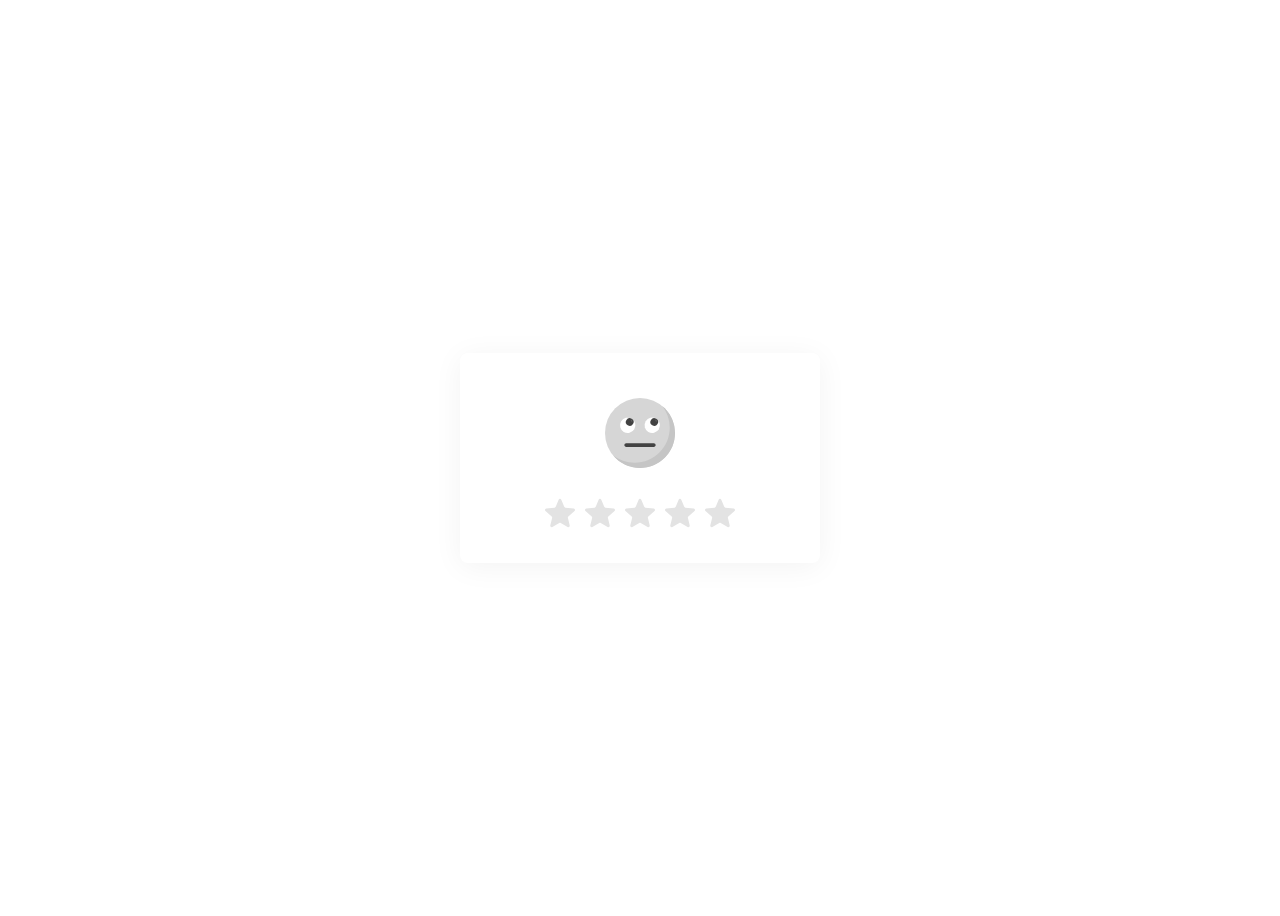
<file: 5 star Rating/index.html>
<!DOCTYPE html>
<html lang="en">
<head>
    <meta charset="UTF-8">
    <meta name="viewport" content="width=device-width, initial-scale=1.0">
    <title>5 star Rating</title>
    <link rel="stylesheet"href="style.css">
</head>
<body>
    <div class="container">
        <div class="feedback">
          <div class="rating">
            <input type="radio" name="rating" id="rating-5">
            <label for="rating-5"></label>
            <input type="radio" name="rating" id="rating-4">
            <label for="rating-4"></label>
            <input type="radio" name="rating" id="rating-3">
            <label for="rating-3"></label>
            <input type="radio" name="rating" id="rating-2">
            <label for="rating-2"></label>
            <input type="radio" name="rating" id="rating-1">
            <label for="rating-1"></label>
            <div class="emoji-wrapper">
              <div class="emoji">
                <svg class="rating-0" xmlns="http://www.w3.org/2000/svg" viewBox="0 0 512 512">
                <circle cx="256" cy="256" r="256" fill="#ffd93b"/>
                <path d="M512 256c0 141.44-114.64 256-256 256-80.48 0-152.32-37.12-199.28-95.28 43.92 35.52 99.84 56.72 160.72 56.72 141.36 0 256-114.56 256-256 0-60.88-21.2-116.8-56.72-160.72C474.8 103.68 512 175.52 512 256z" fill="#f4c534"/>
                <ellipse transform="scale(-1) rotate(31.21 715.433 -595.455)" cx="166.318" cy="199.829" rx="56.146" ry="56.13" fill="#fff"/>
                <ellipse transform="rotate(-148.804 180.87 175.82)" cx="180.871" cy="175.822" rx="28.048" ry="28.08" fill="#3e4347"/>
                <ellipse transform="rotate(-113.778 194.434 165.995)" cx="194.433" cy="165.993" rx="8.016" ry="5.296" fill="#5a5f63"/>
                <ellipse transform="scale(-1) rotate(31.21 715.397 -1237.664)" cx="345.695" cy="199.819" rx="56.146" ry="56.13" fill="#fff"/>
                <ellipse transform="rotate(-148.804 360.25 175.837)" cx="360.252" cy="175.84" rx="28.048" ry="28.08" fill="#3e4347"/>
                <ellipse transform="scale(-1) rotate(66.227 254.508 -573.138)" cx="373.794" cy="165.987" rx="8.016" ry="5.296" fill="#5a5f63"/>
                <path d="M370.56 344.4c0 7.696-6.224 13.92-13.92 13.92H155.36c-7.616 0-13.92-6.224-13.92-13.92s6.304-13.92 13.92-13.92h201.296c7.696.016 13.904 6.224 13.904 13.92z" fill="#3e4347"/>
              </svg>
                <svg class="rating-1" xmlns="http://www.w3.org/2000/svg" viewBox="0 0 512 512">
                <circle cx="256" cy="256" r="256" fill="#ffd93b"/>
                <path d="M512 256A256 256 0 0 1 56.7 416.7a256 256 0 0 0 360-360c58.1 47 95.3 118.8 95.3 199.3z" fill="#f4c534"/>
                <path d="M328.4 428a92.8 92.8 0 0 0-145-.1 6.8 6.8 0 0 1-12-5.8 86.6 86.6 0 0 1 84.5-69 86.6 86.6 0 0 1 84.7 69.8c1.3 6.9-7.7 10.6-12.2 5.1z" fill="#3e4347"/>
                <path d="M269.2 222.3c5.3 62.8 52 113.9 104.8 113.9 52.3 0 90.8-51.1 85.6-113.9-2-25-10.8-47.9-23.7-66.7-4.1-6.1-12.2-8-18.5-4.2a111.8 111.8 0 0 1-60.1 16.2c-22.8 0-42.1-5.6-57.8-14.8-6.8-4-15.4-1.5-18.9 5.4-9 18.2-13.2 40.3-11.4 64.1z" fill="#f4c534"/>
                <path d="M357 189.5c25.8 0 47-7.1 63.7-18.7 10 14.6 17 32.1 18.7 51.6 4 49.6-26.1 89.7-67.5 89.7-41.6 0-78.4-40.1-82.5-89.7A95 95 0 0 1 298 174c16 9.7 35.6 15.5 59 15.5z" fill="#fff"/>
                <path d="M396.2 246.1a38.5 38.5 0 0 1-38.7 38.6 38.5 38.5 0 0 1-38.6-38.6 38.6 38.6 0 1 1 77.3 0z" fill="#3e4347"/>
                <path d="M380.4 241.1c-3.2 3.2-9.9 1.7-14.9-3.2-4.8-4.8-6.2-11.5-3-14.7 3.3-3.4 10-2 14.9 2.9 4.9 5 6.4 11.7 3 15z" fill="#fff"/>
                <path d="M242.8 222.3c-5.3 62.8-52 113.9-104.8 113.9-52.3 0-90.8-51.1-85.6-113.9 2-25 10.8-47.9 23.7-66.7 4.1-6.1 12.2-8 18.5-4.2 16.2 10.1 36.2 16.2 60.1 16.2 22.8 0 42.1-5.6 57.8-14.8 6.8-4 15.4-1.5 18.9 5.4 9 18.2 13.2 40.3 11.4 64.1z" fill="#f4c534"/>
                <path d="M155 189.5c-25.8 0-47-7.1-63.7-18.7-10 14.6-17 32.1-18.7 51.6-4 49.6 26.1 89.7 67.5 89.7 41.6 0 78.4-40.1 82.5-89.7A95 95 0 0 0 214 174c-16 9.7-35.6 15.5-59 15.5z" fill="#fff"/>
                <path d="M115.8 246.1a38.5 38.5 0 0 0 38.7 38.6 38.5 38.5 0 0 0 38.6-38.6 38.6 38.6 0 1 0-77.3 0z" fill="#3e4347"/>
                <path d="M131.6 241.1c3.2 3.2 9.9 1.7 14.9-3.2 4.8-4.8 6.2-11.5 3-14.7-3.3-3.4-10-2-14.9 2.9-4.9 5-6.4 11.7-3 15z" fill="#fff"/>
              </svg>
                <svg class="rating-2" xmlns="http://www.w3.org/2000/svg" viewBox="0 0 512 512">
                <circle cx="256" cy="256" r="256" fill="#ffd93b"/>
                <path d="M512 256A256 256 0 0 1 56.7 416.7a256 256 0 0 0 360-360c58.1 47 95.3 118.8 95.3 199.3z" fill="#f4c534"/>
                <path d="M336.6 403.2c-6.5 8-16 10-25.5 5.2a117.6 117.6 0 0 0-110.2 0c-9.4 4.9-19 3.3-25.6-4.6-6.5-7.7-4.7-21.1 8.4-28 45.1-24 99.5-24 144.6 0 13 7 14.8 19.7 8.3 27.4z" fill="#3e4347"/>
                <path d="M276.6 244.3a79.3 79.3 0 1 1 158.8 0 79.5 79.5 0 1 1-158.8 0z" fill="#fff"/>
                <circle cx="340" cy="260.4" r="36.2" fill="#3e4347"/>
                <g fill="#fff">
                  <ellipse transform="rotate(-135 326.4 246.6)" cx="326.4" cy="246.6" rx="6.5" ry="10"/>
                  <path d="M231.9 244.3a79.3 79.3 0 1 0-158.8 0 79.5 79.5 0 1 0 158.8 0z"/>
                </g>
                <circle cx="168.5" cy="260.4" r="36.2" fill="#3e4347"/>
                <ellipse transform="rotate(-135 182.1 246.7)" cx="182.1" cy="246.7" rx="10" ry="6.5" fill="#fff"/>
              </svg>
                <svg class="rating-3" xmlns="http://www.w3.org/2000/svg" viewBox="0 0 512 512">
          <circle cx="256" cy="256" r="256" fill="#ffd93b"/>
          <path d="M407.7 352.8a163.9 163.9 0 0 1-303.5 0c-2.3-5.5 1.5-12 7.5-13.2a780.8 780.8 0 0 1 288.4 0c6 1.2 9.9 7.7 7.6 13.2z" fill="#3e4347"/>
          <path d="M512 256A256 256 0 0 1 56.7 416.7a256 256 0 0 0 360-360c58.1 47 95.3 118.8 95.3 199.3z" fill="#f4c534"/>
          <g fill="#fff">
            <path d="M115.3 339c18.2 29.6 75.1 32.8 143.1 32.8 67.1 0 124.2-3.2 143.2-31.6l-1.5-.6a780.6 780.6 0 0 0-284.8-.6z"/>
            <ellipse cx="356.4" cy="205.3" rx="81.1" ry="81"/>
          </g>
          <ellipse cx="356.4" cy="205.3" rx="44.2" ry="44.2" fill="#3e4347"/>
          <g fill="#fff">
            <ellipse transform="scale(-1) rotate(45 454 -906)" cx="375.3" cy="188.1" rx="12" ry="8.1"/>
            <ellipse cx="155.6" cy="205.3" rx="81.1" ry="81"/>
          </g>
          <ellipse cx="155.6" cy="205.3" rx="44.2" ry="44.2" fill="#3e4347"/>
          <ellipse transform="scale(-1) rotate(45 454 -421.3)" cx="174.5" cy="188" rx="12" ry="8.1" fill="#fff"/>
        </svg>
                <svg class="rating-4" xmlns="http://www.w3.org/2000/svg" viewBox="0 0 512 512">
                <circle cx="256" cy="256" r="256" fill="#ffd93b"/>
                <path d="M512 256A256 256 0 0 1 56.7 416.7a256 256 0 0 0 360-360c58.1 47 95.3 118.8 95.3 199.3z" fill="#f4c534"/>
                <path d="M232.3 201.3c0 49.2-74.3 94.2-74.3 94.2s-74.4-45-74.4-94.2a38 38 0 0 1 74.4-11.1 38 38 0 0 1 74.3 11.1z" fill="#e24b4b"/>
                <path d="M96.1 173.3a37.7 37.7 0 0 0-12.4 28c0 49.2 74.3 94.2 74.3 94.2C80.2 229.8 95.6 175.2 96 173.3z" fill="#d03f3f"/>
                <path d="M215.2 200c-3.6 3-9.8 1-13.8-4.1-4.2-5.2-4.6-11.5-1.2-14.1 3.6-2.8 9.7-.7 13.9 4.4 4 5.2 4.6 11.4 1.1 13.8z" fill="#fff"/>
                <path d="M428.4 201.3c0 49.2-74.4 94.2-74.4 94.2s-74.3-45-74.3-94.2a38 38 0 0 1 74.4-11.1 38 38 0 0 1 74.3 11.1z" fill="#e24b4b"/>
                <path d="M292.2 173.3a37.7 37.7 0 0 0-12.4 28c0 49.2 74.3 94.2 74.3 94.2-77.8-65.7-62.4-120.3-61.9-122.2z" fill="#d03f3f"/>
                <path d="M411.3 200c-3.6 3-9.8 1-13.8-4.1-4.2-5.2-4.6-11.5-1.2-14.1 3.6-2.8 9.7-.7 13.9 4.4 4 5.2 4.6 11.4 1.1 13.8z" fill="#fff"/>
                <path d="M381.7 374.1c-30.2 35.9-75.3 64.4-125.7 64.4s-95.4-28.5-125.8-64.2a17.6 17.6 0 0 1 16.5-28.7 627.7 627.7 0 0 0 218.7-.1c16.2-2.7 27 16.1 16.3 28.6z" fill="#3e4347"/>
                <path d="M256 438.5c25.7 0 50-7.5 71.7-19.5-9-33.7-40.7-43.3-62.6-31.7-29.7 15.8-62.8-4.7-75.6 34.3 20.3 10.4 42.8 17 66.5 17z" fill="#e24b4b"/>
              </svg>
                <svg class="rating-5" xmlns="http://www.w3.org/2000/svg" viewBox="0 0 512 512">
                <g fill="#ffd93b">
                  <circle cx="256" cy="256" r="256"/>
                  <path d="M512 256A256 256 0 0 1 56.8 416.7a256 256 0 0 0 360-360c58 47 95.2 118.8 95.2 199.3z"/>
                </g>
                <path d="M512 99.4v165.1c0 11-8.9 19.9-19.7 19.9h-187c-13 0-23.5-10.5-23.5-23.5v-21.3c0-12.9-8.9-24.8-21.6-26.7-16.2-2.5-30 10-30 25.5V261c0 13-10.5 23.5-23.5 23.5h-187A19.7 19.7 0 0 1 0 264.7V99.4c0-10.9 8.8-19.7 19.7-19.7h472.6c10.8 0 19.7 8.7 19.7 19.7z" fill="#e9eff4"/>
                <path d="M204.6 138v88.2a23 23 0 0 1-23 23H58.2a23 23 0 0 1-23-23v-88.3a23 23 0 0 1 23-23h123.4a23 23 0 0 1 23 23z" fill="#45cbea"/>
                <path d="M476.9 138v88.2a23 23 0 0 1-23 23H330.3a23 23 0 0 1-23-23v-88.3a23 23 0 0 1 23-23h123.4a23 23 0 0 1 23 23z" fill="#e84d88"/>
                <g fill="#38c0dc">
                  <path d="M95.2 114.9l-60 60v15.2l75.2-75.2zM123.3 114.9L35.1 203v23.2c0 1.8.3 3.7.7 5.4l116.8-116.7h-29.3z"/>
                </g>
                <g fill="#d23f77">
                  <path d="M373.3 114.9l-66 66V196l81.3-81.2zM401.5 114.9l-94.1 94v17.3c0 3.5.8 6.8 2.2 9.8l121.1-121.1h-29.2z"/>
                </g>
                <path d="M329.5 395.2c0 44.7-33 81-73.4 81-40.7 0-73.5-36.3-73.5-81s32.8-81 73.5-81c40.5 0 73.4 36.3 73.4 81z" fill="#3e4347"/>
                <path d="M256 476.2a70 70 0 0 0 53.3-25.5 34.6 34.6 0 0 0-58-25 34.4 34.4 0 0 0-47.8 26 69.9 69.9 0 0 0 52.6 24.5z" fill="#e24b4b"/>
                <path d="M290.3 434.8c-1 3.4-5.8 5.2-11 3.9s-8.4-5.1-7.4-8.7c.8-3.3 5.7-5 10.7-3.8 5.1 1.4 8.5 5.3 7.7 8.6z" fill="#fff" opacity=".2"/>
              </svg>
              </div>
            </div>
          </div>
        </div>
      </div>
</body>
</html>
</file>
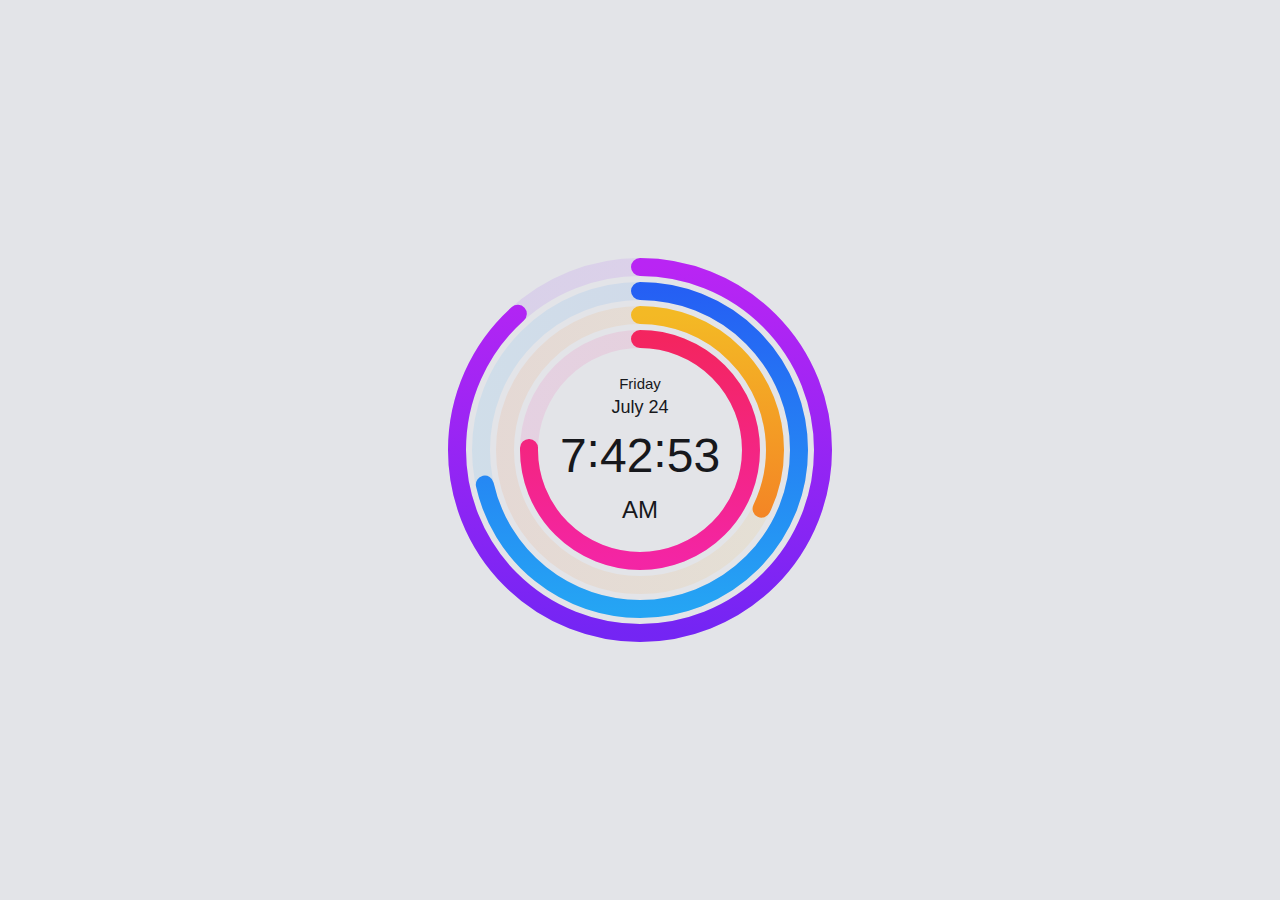
<file: Clock/index.html>
<!DOCTYPE html>
<html lang="en">
<head>
    <meta charset="UTF-8">
    <meta name="viewport" content="width=device-width, initial-scale=1.0">
    <title> Clock</title>
    <link rel="stylesheet"href="style.css">
</head>
<body>
    <div id="clock" class="progress-clock">
        <button class="progress-clock__time-date" data-group="d" type="button">
            <small data-unit="w">Sunday</small><br>
            <span data-unit="mo">January</span>
            <span data-unit="d">1</span>
        </button>
        <button class="progress-clock__time-digit" data-unit="h" data-group="h" type="button">12</button><span class="progress-clock__time-colon">:</span><button class="progress-clock__time-digit" data-unit="m" data-group="m" type="button">00</button><span class="progress-clock__time-colon">:</span><button class="progress-clock__time-digit" data-unit="s" data-group="s" type="button">00</button>
        <span class="progress-clock__time-ampm" data-unit="ap">AM</span>
        <svg class="progress-clock__rings" width="256" height="256" viewBox="0 0 256 256">
            <defs>
                <linearGradient id="pc-red" x1="1" y1="0.5" x2="0" y2="0.5">
                    <stop offset="0%" stop-color="hsl(343,90%,55%)" />
                    <stop offset="100%" stop-color="hsl(323,90%,55%)" />
                </linearGradient>
                <linearGradient id="pc-yellow" x1="1" y1="0.5" x2="0" y2="0.5">
                    <stop offset="0%" stop-color="hsl(43,90%,55%)" />
                    <stop offset="100%" stop-color="hsl(23,90%,55%)" />
                </linearGradient>
                <linearGradient id="pc-blue" x1="1" y1="0.5" x2="0" y2="0.5">
                    <stop offset="0%" stop-color="hsl(223,90%,55%)" />
                    <stop offset="100%" stop-color="hsl(203,90%,55%)" />
                </linearGradient>
                <linearGradient id="pc-purple" x1="1" y1="0.5" x2="0" y2="0.5">
                    <stop offset="0%" stop-color="hsl(283,90%,55%)" />
                    <stop offset="100%" stop-color="hsl(263,90%,55%)" />
                </linearGradient>
            </defs>
            <!-- Days of Month -->
            <g data-units="d">
                <circle class="progress-clock__ring" cx="128" cy="128" r="74" fill="none" opacity="0.1" stroke="url(#pc-red)" stroke-width="12" />
                <circle class="progress-clock__ring-fill" data-ring="mo" cx="128" cy="128" r="74" fill="none" stroke="url(#pc-red)" stroke-width="12" stroke-dasharray="465 465" stroke-dashoffset="465" stroke-linecap="round" transform="rotate(-90,128,128)" />
            </g>
            <!-- Hours of Day -->
            <g data-units="h">
                <circle class="progress-clock__ring" cx="128" cy="128" r="90" fill="none" opacity="0.1" stroke="url(#pc-yellow)" stroke-width="12" />
                <circle class="progress-clock__ring-fill" data-ring="d" cx="128" cy="128" r="90" fill="none" stroke="url(#pc-yellow)" stroke-width="12" stroke-dasharray="565.5 565.5" stroke-dashoffset="565.5" stroke-linecap="round" transform="rotate(-90,128,128)" />
            </g>
            <!-- Minutes of Hour -->
            <g data-units="m">
                <circle class="progress-clock__ring" cx="128" cy="128" r="106" fill="none" opacity="0.1" stroke="url(#pc-blue)" stroke-width="12" />
                <circle class="progress-clock__ring-fill" data-ring="h" cx="128" cy="128" r="106" fill="none" stroke="url(#pc-blue)" stroke-width="12" stroke-dasharray="666 666" stroke-dashoffset="666" stroke-linecap="round" transform="rotate(-90,128,128)" />
            </g>
            <!-- Seconds of Minute -->
            <g data-units="s">
                <circle class="progress-clock__ring" cx="128" cy="128" r="122" fill="none" opacity="0.1" stroke="url(#pc-purple)" stroke-width="12" />
                <circle class="progress-clock__ring-fill" data-ring="m" cx="128" cy="128" r="122" fill="none" stroke="url(#pc-purple)" stroke-width="12" stroke-dasharray="766.5 766.5" stroke-dashoffset="766.5" stroke-linecap="round" transform="rotate(-90,128,128)" />
            </g>
        </svg>
        <script src="js"></script>
    </div>
</body>
</html>
</file>
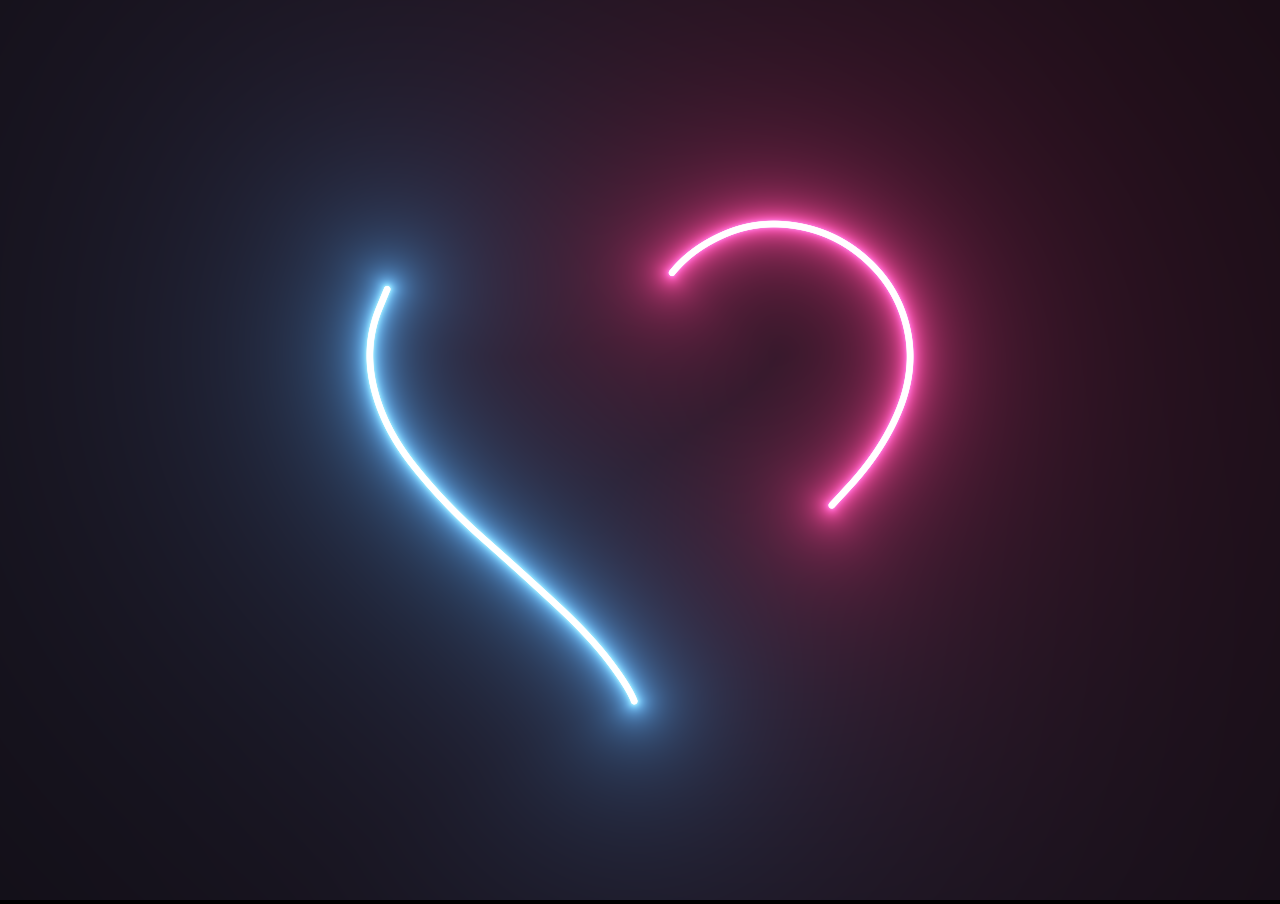
<file: Love Animation/index.html>
<!DOCTYPE html>
<html lang="en">
<head>
    <meta charset="UTF-8">
    <meta http-equiv="X-UA-Compatible" content="IE=edge">
    <meta name="viewport" content="width=device-width, initial-scale=1.0">
    <title>I Love You animation Using HTML and CSS</title>
    <link rel="stylesheet" href="style.css">
</head>
<body>
 <canvas id="canvas" width="1400" height="600">
</canvas>

<!-- js here -->
    <script src="app.js"></script>
</body>
</html>
</file>
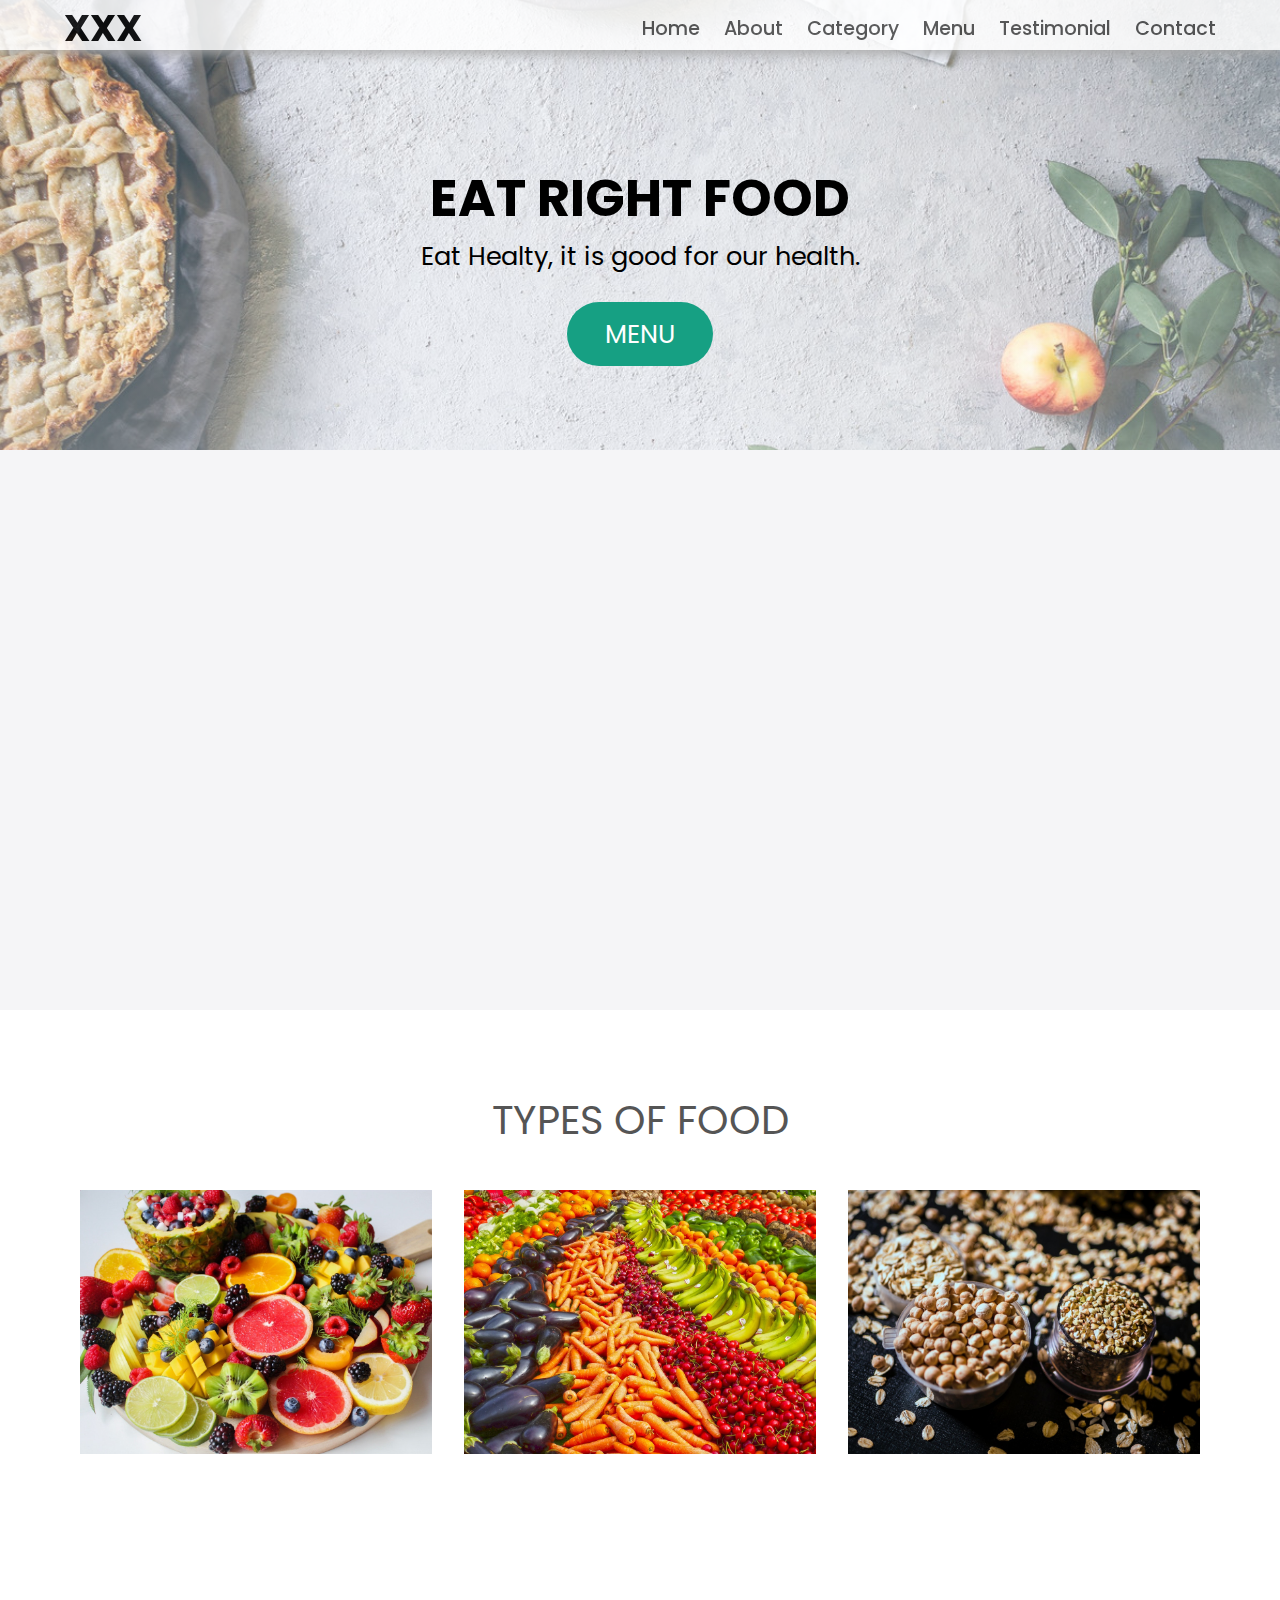
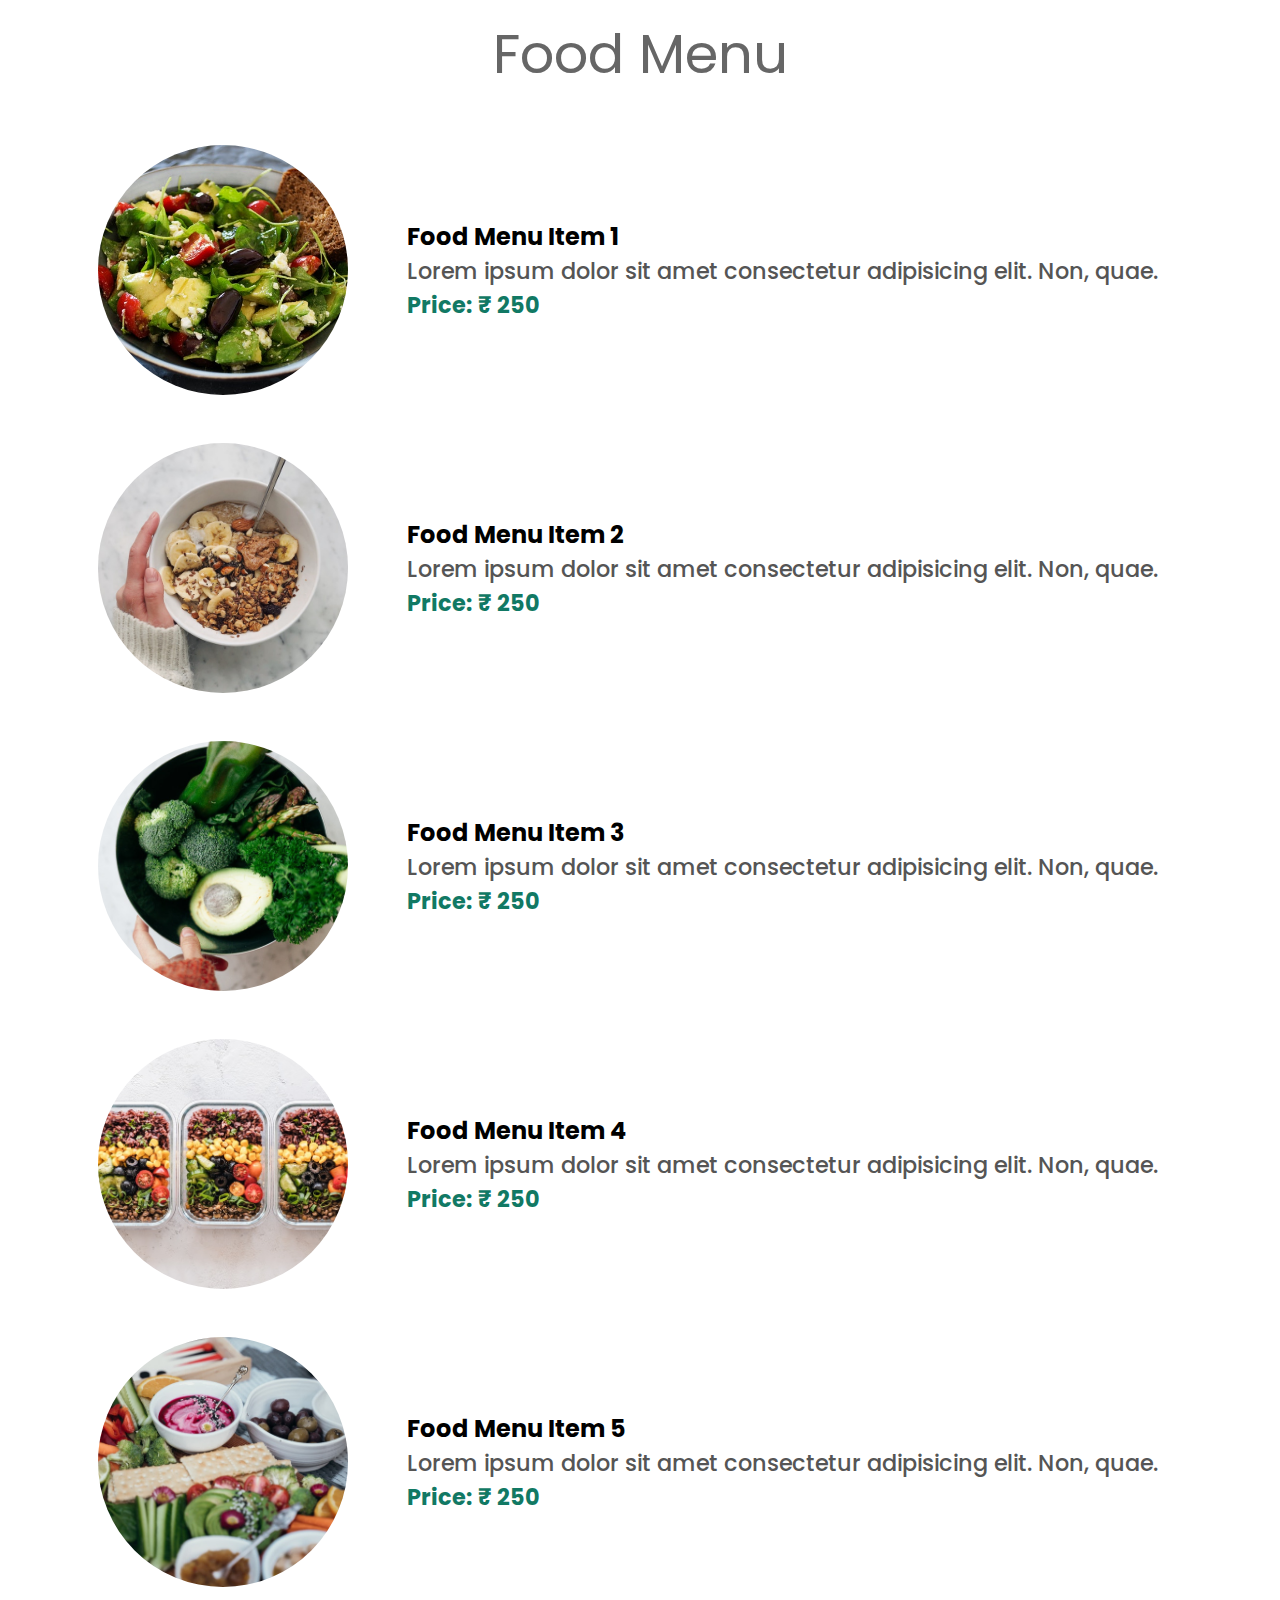
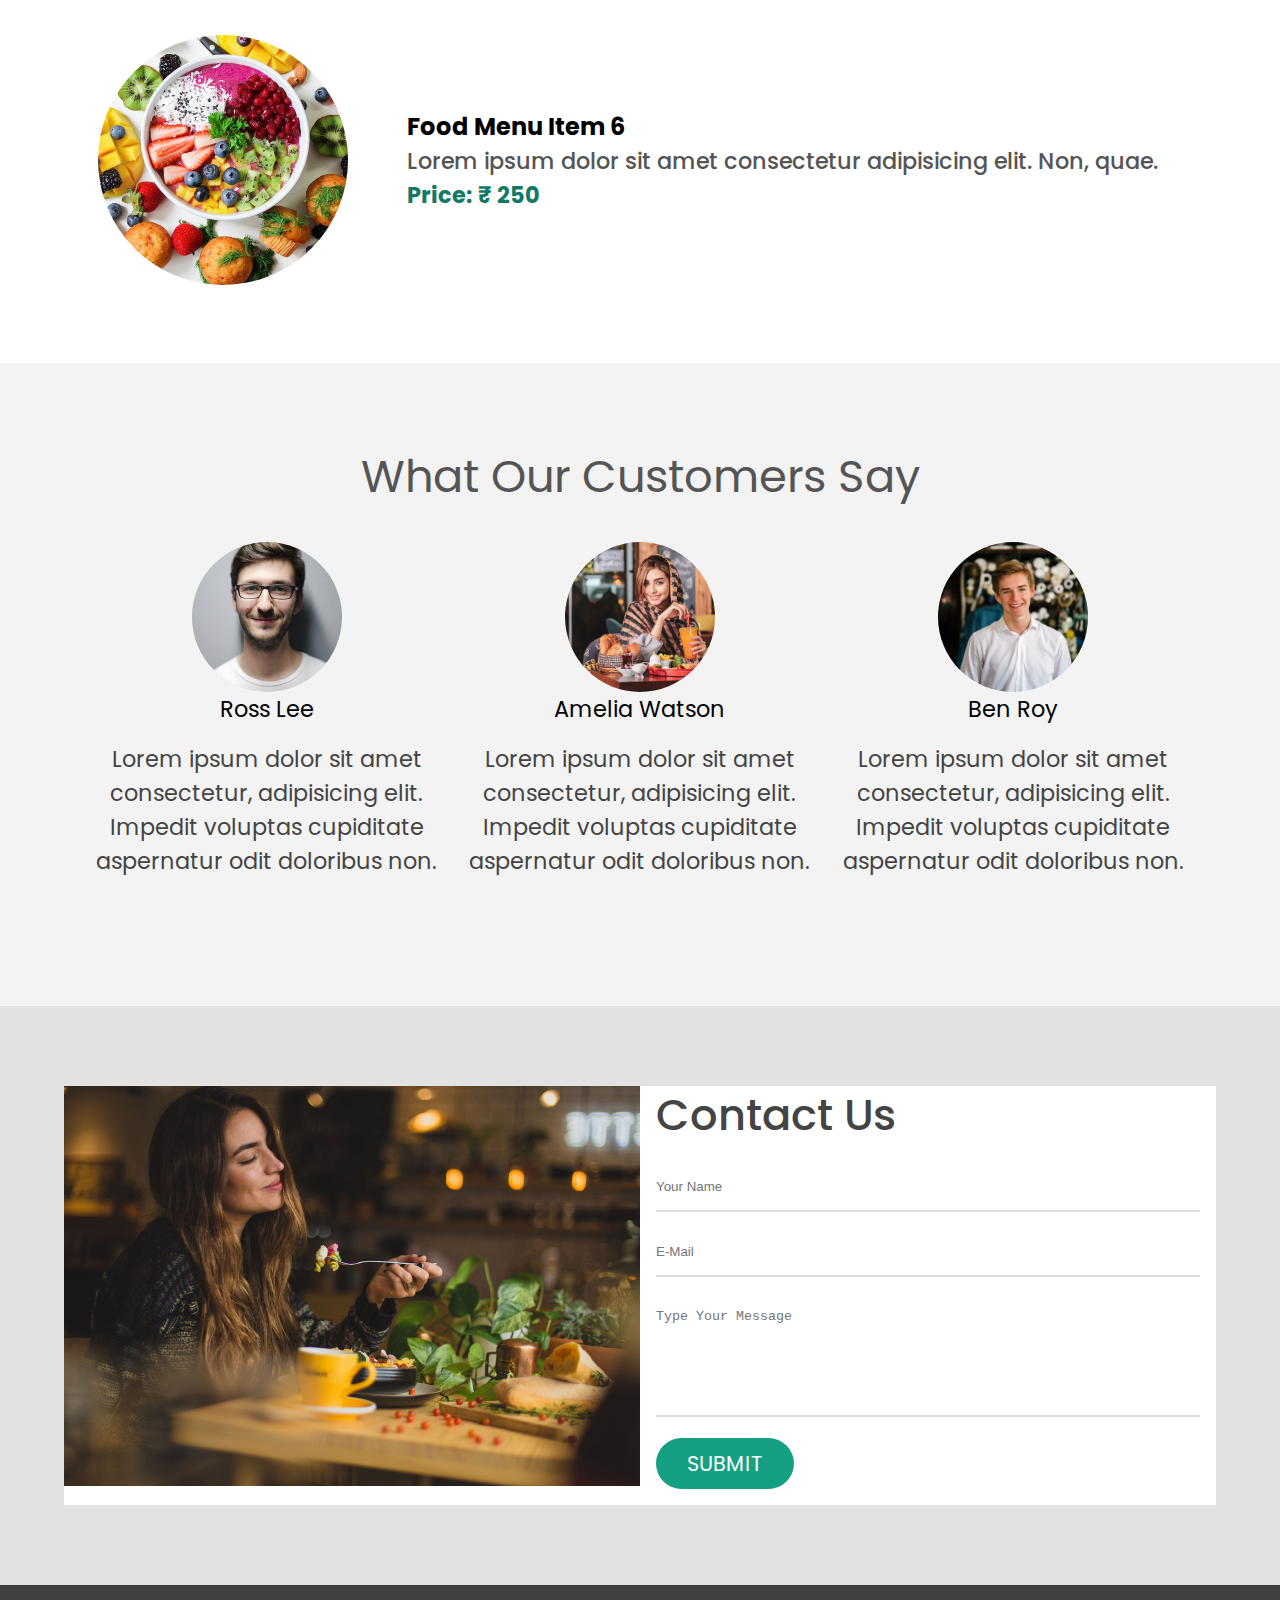
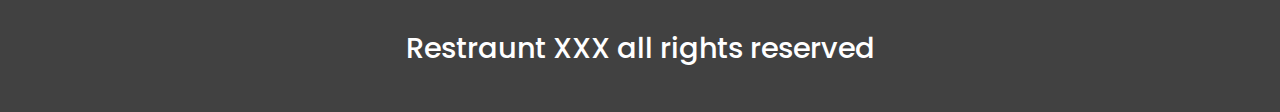
<file: Restaurant Website/index.html>
<!DOCTYPE html>
<html lang="en">
<head>
    <meta charset="UTF-8">
    <meta name="viewport" content="width=device-width, initial-scale=1.0">
    <title>Restraunt</title>
    <link rel="stylesheet" href="https://cdnjs.cloudflare.com/ajax/libs/font-awesome/5.15.3/css/all.min.css"
        integrity="sha512-iBBXm8fW90+nuLcSKlbmrPcLa0OT92xO1BIsZ+ywDWZCvqsWgccV3gFoRBv0z+8dLJgyAHIhR35VZc2oM/gI1w=="
        crossorigin="anonymous" referrerpolicy="no-referrer" />
    <link rel="stylesheet" href="style.css" />
</head>
<body>
    <nav class="navbar">
        <div class="navbar-container container">
            <input type="checkbox" name="" id="">
            <div class="hamburger-lines">
                <span class="line line1"></span>
                <span class="line line2"></span>
                <span class="line line3"></span>
            </div>
            <ul class="menu-items">
                <li><a href="#home">Home</a></li>
                <li><a href="#about">About</a></li>
                <li><a href="#food">Category</a></li>
                <li><a href="#food-menu">Menu</a></li>
                <li><a href="#testimonials">Testimonial</a></li>
                <li><a href="#contact">Contact</a></li>
            </ul>
            <h1 class="logo">XXX</h1>
        </div>
    </nav>
      <section class="showcase-area" id="showcase">
        <div class="showcase-container">
          <h1 class="main-title" id="home">Eat Right Food</h1>
          <p>Eat Healty, it is good for our health.</p>
          <a href="#food-menu" class="btn btn-primary">Menu</a>
        </div>
      </section>
  
      <section id="about">
        <div class="about-wrapper container">
          <div class="about-text">
            <p class="small">About Us</p>
            <h2>We've beem making healthy food last for 10 years</h2>
            <p>
              Lorem, ipsum dolor sit amet consectetur adipisicing elit. Esse ab
              eos omnis, nobis dignissimos perferendis et officia architecto,
              fugiat possimus eaque qui ullam excepturi suscipit aliquid optio,
              maiores praesentium soluta alias asperiores saepe commodi
              consequatur? Perferendis est placeat facere aspernatur!
            </p>
          </div>
          <div class="about-img">
            <img src="IMAGE RESTRAUNT/about-photo.jpg" alt="food" />
          </div>
        </div>
      </section>
      <section id="food">
        <h2>Types of food</h2>
        <div class="food-container container">
          <div class="food-type fruite">
            <div class="img-container">
              <img src="IMAGE RESTRAUNT/food1.jpg" alt="error" />
              <div class="img-content">
                <h3>fruite</h3>
                <a
                  href="https://en.wikipedia.org/wiki/Fruit"
                  class="btn btn-primary"
                  target="blank"
                  >learn more</a
                >
              </div>
            </div>
          </div>
          <div class="food-type vegetable">
            <div class="img-container">
              <img src="IMAGE RESTRAUNT/food2.jpg" alt="error" />
              <div class="img-content">
                <h3>vegetable</h3>
                <a
                  href="https://en.wikipedia.org/wiki/Vegetable"
                  class="btn btn-primary"
                  target="blank"
                  >learn more</a
                >
              </div>
            </div>
          </div>
          <div class="food-type grin">
            <div class="img-container">
              <img src="IMAGE RESTRAUNT/food3.jpg" alt="error" />
              <div class="img-content">
                <h3>grin</h3>
                <a
                  href="https://en.wikipedia.org/wiki/Grain"
                  class="btn btn-primary"
                  target="blank"
                  >learn more</a
                >
              </div>
            </div>
          </div>
        </div>
      </section>
      <section id="food-menu">
        <h2 class="food-menu-heading">Food Menu</h2>
        <div class="food-menu-container container">
          <div class="food-menu-item">
            <div class="food-img">
              <img src="IMAGE RESTRAUNT/food-menu1.jpg" alt="" />
            </div>
            <div class="food-description">
              <h2 class="food-titile">Food Menu Item 1</h2>
              <p>
                Lorem ipsum dolor sit amet consectetur adipisicing elit. Non,
                quae.
              </p>
              <p class="food-price">Price: &#8377; 250</p>
            </div>
          </div>
  
          <div class="food-menu-item">
            <div class="food-img">
              <img
                src="IMAGE RESTRAUNT/food-menu2.jpg"
                alt="error"
              />
            </div>
            <div class="food-description">
              <h2 class="food-titile">Food Menu Item 2</h2>
              <p>
                Lorem ipsum dolor sit amet consectetur adipisicing elit. Non,
                quae.
              </p>
              <p class="food-price">Price: &#8377; 250</p>
            </div>
          </div>
          <div class="food-menu-item">
            <div class="food-img">
              <img src="IMAGE RESTRAUNT/food-menu3.jpg" alt="" />
            </div>
            <div class="food-description">
              <h2 class="food-titile">Food Menu Item 3</h2>
              <p>
                Lorem ipsum dolor sit amet consectetur adipisicing elit. Non,
                quae.
              </p>
              <p class="food-price">Price: &#8377; 250</p>
            </div>
          </div>
          <div class="food-menu-item">
            <div class="food-img">
              <img src="IMAGE RESTRAUNT/food-menu4.jpg" alt="" />
            </div>
            <div class="food-description">
              <h2 class="food-titile">Food Menu Item 4</h2>
              <p>
                Lorem ipsum dolor sit amet consectetur adipisicing elit. Non,
                quae.
              </p>
              <p class="food-price">Price: &#8377; 250</p>
            </div>
          </div>
          <div class="food-menu-item">
            <div class="food-img">
              <img src="IMAGE RESTRAUNT/food-menu5.jpg" alt="" />
            </div>
            <div class="food-description">
              <h2 class="food-titile">Food Menu Item 5</h2>
              <p>
                Lorem ipsum dolor sit amet consectetur adipisicing elit. Non,
                quae.
              </p>
              <p class="food-price">Price: &#8377; 250</p>
            </div>
          </div>
          <div class="food-menu-item">
            <div class="food-img">
              <img src="IMAGE RESTRAUNT/food-menu6.jpg" alt="" />
            </div>
            <div class="food-description">
              <h2 class="food-titile">Food Menu Item 6</h2>
              <p>
                Lorem ipsum dolor sit amet consectetur adipisicing elit. Non,
                quae.
              </p>
              <p class="food-price">Price: &#8377; 250</p>
            </div>
          </div>
        </div>
      </section>
      <section id="testimonials">
        <h2 class="testimonial-title">What Our Customers Say</h2>
        <div class="testimonial-container container">
          <div class="testimonial-box">
            <div class="customer-detail">
              <div class="customer-photo">
                <img src="IMAGE RESTRAUNT/male-photo1.jpg" alt="" />
                <p class="customer-name">Ross Lee</p>
              </div>
            </div>
            <div class="star-rating">
              <span class="fa fa-star checked"></span>
              <span class="fa fa-star checked"></span>
              <span class="fa fa-star checked"></span>
              <span class="fa fa-star checked"></span>
              <span class="fa fa-star checked"></span>
            </div>
            <p class="testimonial-text">
              Lorem ipsum dolor sit amet consectetur, adipisicing elit. Impedit
              voluptas cupiditate aspernatur odit doloribus non.
            </p>
           
          </div>
          <div class="testimonial-box">
            <div class="customer-detail">
              <div class="customer-photo">
                <img
                  src="IMAGE RESTRAUNT/female-photo1.jpg"
                  alt=""
                />
                <p class="customer-name">Amelia Watson</p>
              </div>
            </div>
            <div class="star-rating">
              <span class="fa fa-star checked"></span>
              <span class="fa fa-star checked"></span>
              <span class="fa fa-star checked"></span>
              <span class="fa fa-star checked"></span>
              <span class="fa fa-star checked"></span>
            </div>
            <p class="testimonial-text">
              Lorem ipsum dolor sit amet consectetur, adipisicing elit. Impedit
              voluptas cupiditate aspernatur odit doloribus non.
            </p>
           
          </div>
          <div class="testimonial-box">
            <div class="customer-detail">
              <div class="customer-photo">
                <img src="IMAGE RESTRAUNT/male-photo2.jpg" alt="" />
                <p class="customer-name">Ben Roy</p>
              </div>
            </div>
            <div class="star-rating">
              <span class="fa fa-star checked"></span>
              <span class="fa fa-star checked"></span>
              <span class="fa fa-star checked"></span>
              <span class="fa fa-star checked"></span>
              <span class="fa fa-star checked"></span>
            </div>
            <p class="testimonial-text">
              Lorem ipsum dolor sit amet consectetur, adipisicing elit. Impedit
              voluptas cupiditate aspernatur odit doloribus non.
            </p>
           
          </div>
        </div>
      </section>
      <section id="contact">
        <div class="contact-container container">
          <div class="contact-img">
            <img src="IMAGE RESTRAUNT/restraunt.jpg" alt="" />
          </div>
  
          <div class="form-container">
            <h2>Contact Us</h2>
            <input type="text" placeholder="Your Name" />
            <input type="email" placeholder="E-Mail" />
            <textarea
              cols="30"
              rows="6"
              placeholder="Type Your Message"
            ></textarea>
            <a href="#" class="btn btn-primary">Submit</a>
          </div>
        </div>
      </section>
      <footer id="footer">
        <h2>Restraunt XXX all rights reserved</h2>
      </footer>
    </body>
    <!-- 
      .................../ JS Code for smooth scrolling /...................... -->
  
    <script src="https://ajax.googleapis.com/ajax/libs/jquery/3.3.1/jquery.min.js"></script>
    <script src="js"></script>
</html>
</file>
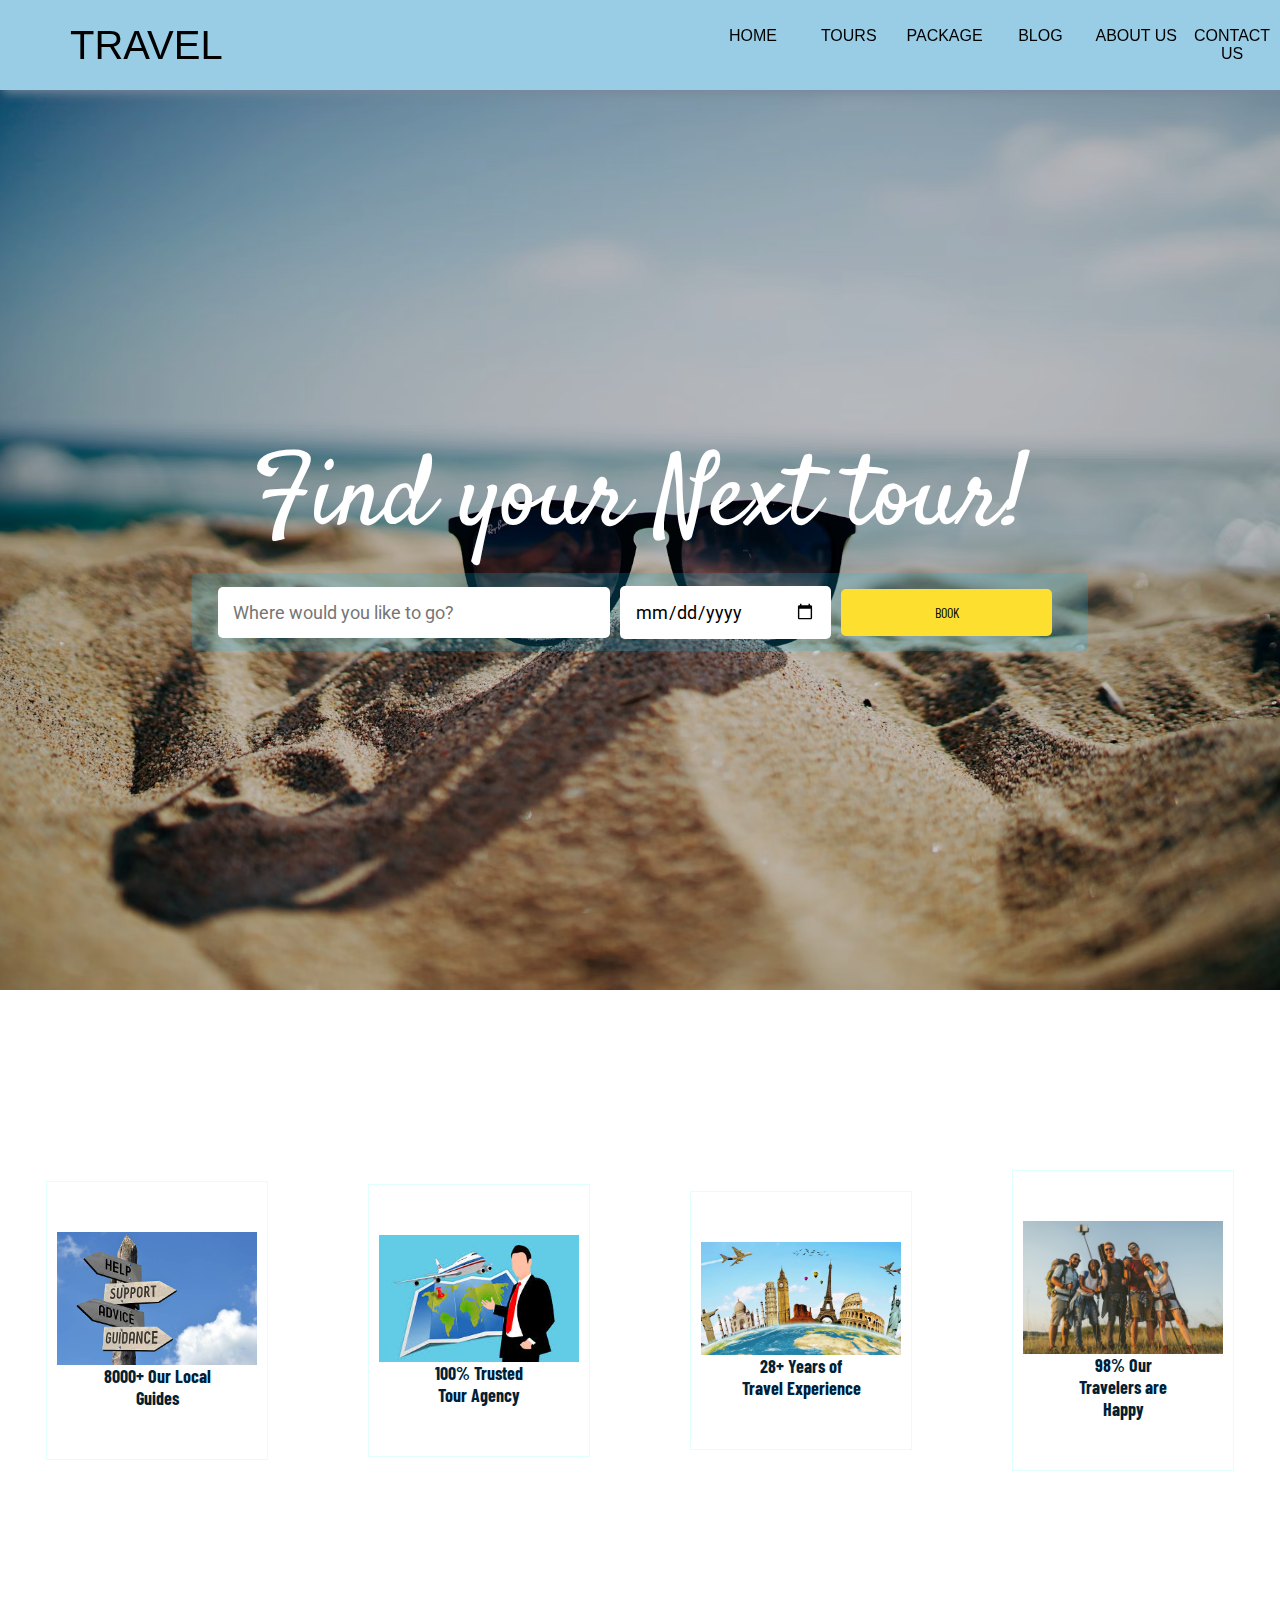
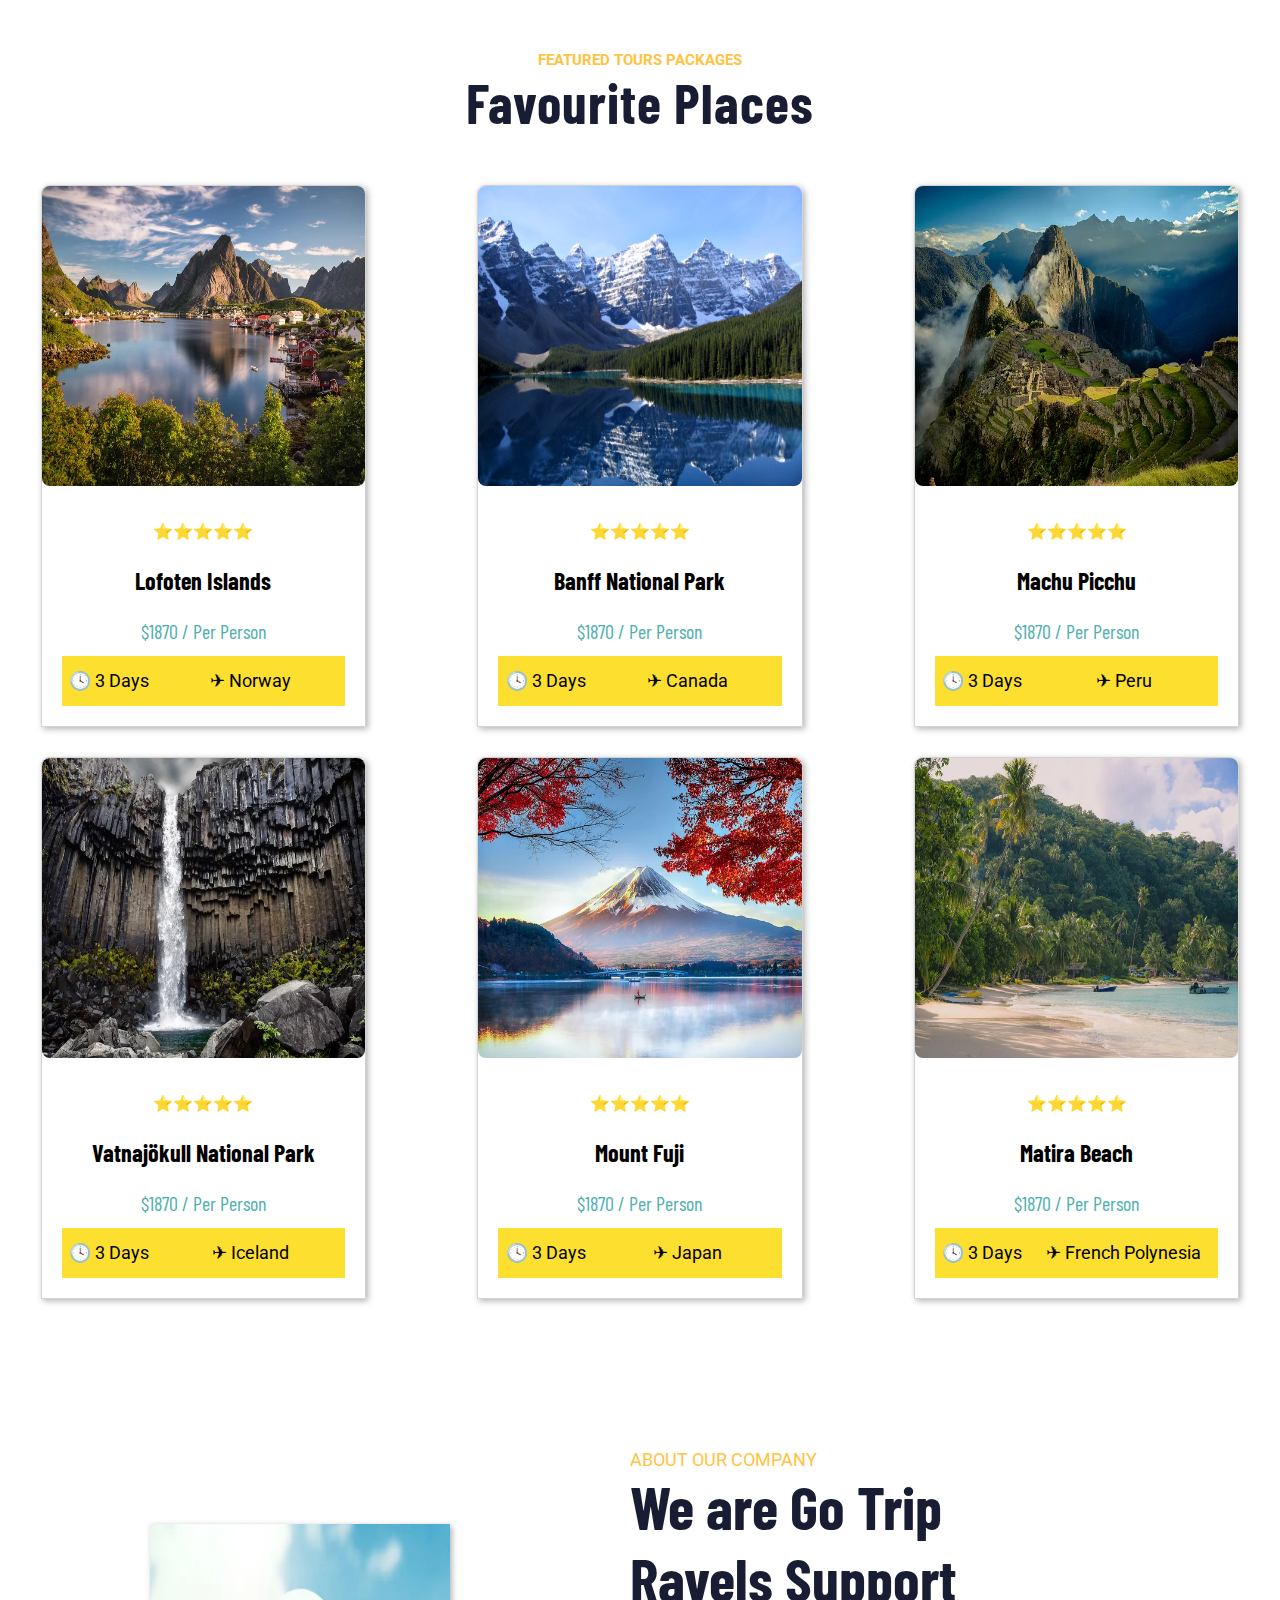
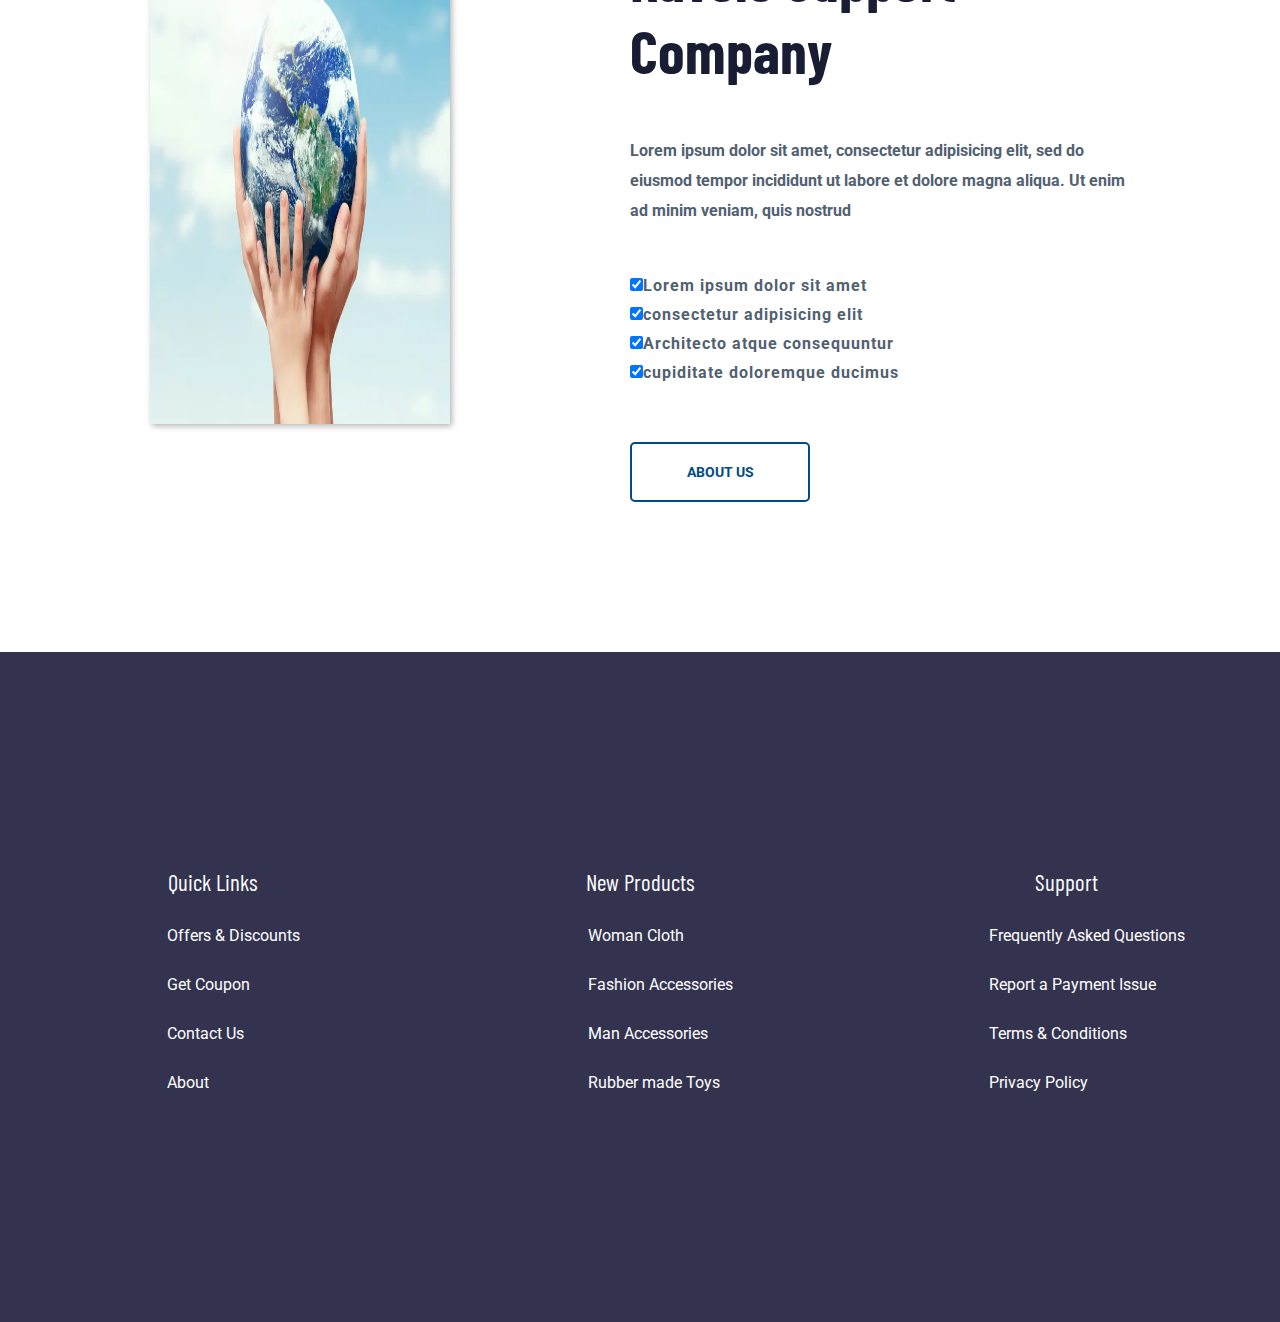
<file: Travel Website/index.html>
<!DOCTYPE html>
<html lang="en">
<head>
    <meta charset="UTF-8">
    <meta name="viewport" content="width=device-width, initial-scale=1.0">
    <title>Document</title>
    <link rel="stylesheet" href="style.css">
</head>
<body>
    <!--===========Nav Bar=================-->
<section class="nav-bar">
    <div class="logo">TRAVEL</div>
    <ul class="menu">
        <li><a href="#about">home</a></li>
        <li><a href="#">tours</a></li>
        <li><a href="#">package</a></li>
        <li><a href="#">blog</a></li>
        <li><a href="#">about us</a></li>
        <li><a href="#">contact us</a></li>
    </ul>
    </div>

</section>
<!--===============Banner================-->
<section class="banner">
    <div class="banner-text-item">
        <div class="banner-heading">
            <h1>Find your Next tour!</h1>
        </div>
        <form class="form">
            <input type="text" list="mylist" placeholder="Where would you like to go?">
            <datalist id="mylist">
                <option>London</option>
                <option>Canada</option>
                <option>Monaco</option>
                <option>France</option>
                <option>Japan</option>
                <option>Switzerland</option>
                <option>Seoul</option>
                <option>India</option>
            </datalist>
            <input type="date" class="date">
            <a href="#" class="book">book</a>
        </form>
    </div>
</section>

<!--=========Services===============-->
<section class="services">
    <div class="service-item">
        <img src="IMAGE/Guides.jpg">
        <h2>8000+ Our Local Guides</h2>
    </div>
    <div class="service-item">
        <img src="IMAGE/Agency.jpeg">
        <h2>100% Trusted Tour Agency</h2>
    </div>
    <div class="service-item">
        <img src="IMAGE/Travel Experience.jpg">
        <h2>28+ Years of Travel Experience</h2>
    </div>
    <div class="service-item">
        <img src="IMAGE/Travelers are Happy.jpg">
        <h2>98% Our Travelers are Happy</h2>
    </div>
</section>
<!--==============Places===================-->
<section class="places">
    <div class="places-text">
        <small>FEATURED TOURS PACKAGES</small>
        <h2>Favourite Places</h2>
    </div>

    <div class="cards">
        <div class="card">
            <div class="zoom-img">
                <div class="img-card">
                    <img src="IMAGE/Lofoten Islands.webp">
                </div>
            </div>

            <div class="text">
                <span class="rating">&#11088;&#11088;&#11088;&#11088;&#11088;</span>
                <h2>Lofoten Islands</h2>
                <p class="cost">$1870 / Per Person</p>
                <div class="card-box">
                    <p class="time">&#128339; 3 Days</p>
                    <p class="location">&#9992; Norway</p>
                </div>
            </div>

        </div>
        <div class="card">
            <div class="zoom-img">
                <div class="img-card">
                    <img src="IMAGE/banff national park.jpg">
                </div>
            </div>

            <div class="text">
                <span class="rating">&#11088;&#11088;&#11088;&#11088;&#11088;</span>
                <h2>Banff National Park</h2>
                <p class="cost">$1870 / Per Person</p>
                <div class="card-box">
                    <p class="time">&#128339; 3 Days</p>
                    <p class="location">&#9992; Canada</p>
                </div>
            </div>

        </div>
        <div class="card">
            <div class="zoom-img">
                <div class="img-card">
                    <img src="IMAGE/Machu Picchu.webp">
                </div>
            </div>

            <div class="text">
                <span class="rating">&#11088;&#11088;&#11088;&#11088;&#11088;</span>
                <h2>Machu Picchu</h2>
                <p class="cost">$1870 / Per Person</p>
                <div class="card-box">
                    <p class="time">&#128339; 3 Days</p>
                    <p class="location">&#9992; Peru</p>
                </div>
            </div>

        </div>
        <div class="card">
            <div class="zoom-img">
                <div class="img-card">
                    <img src="IMAGE/Vatnajökull National Park.webp">
                </div>
            </div>

            <div class="text">
                <span class="rating">&#11088;&#11088;&#11088;&#11088;&#11088;</span>
                <h2>Vatnajökull National Park</h2>
                <p class="cost">$1870 / Per Person</p>
                <div class="card-box">
                    <p class="time">&#128339; 3 Days</p>
                    <p class="location">&#9992; Iceland</p>
                </div>
            </div>

        </div>
        <div class="card">
            <div class="zoom-img">
                <div class="img-card">
                    <img src="IMAGE/Mount Fuji.webp">
                </div>
            </div>

            <div class="text">
                <span class="rating">&#11088;&#11088;&#11088;&#11088;&#11088;</span>
                <h2>Mount Fuji</h2>
                <p class="cost">$1870 / Per Person</p>
                <div class="card-box">
                    <p class="time">&#128339; 3 Days</p>
                    <p class="location">&#9992; Japan</p>
                </div>
            </div>

        </div>
        <div class="card">
            <div class="zoom-img">
                <div class="img-card">
                    <img src="IMAGE/Matira Beach.webp">
                </div>
            </div>

            <div class="text">
                <span class="rating">&#11088;&#11088;&#11088;&#11088;&#11088;</span>
                <h2>Matira Beach</h2>
                <p class="cost">$1870 / Per Person</p>
                <div class="card-box">
                    <p class="time">&#128339; 3 Days</p>
                    <p class="location">&#9992; French Polynesia</p>
                </div>
            </div>
        </div>
    </div>
</section>
<!--===========About Us===============-->
<section class="about">
    <div class="about-img">
        <img src="IMAGE/About.webp">
    </div>
    <div class="about-text">
        <small>ABOUT OUR COMPANY</small>
        <h2>We are Go Trip Ravels Support Company</h2>
        <p>Lorem ipsum dolor sit amet, consectetur adipisicing elit,
            sed do eiusmod tempor incididunt ut labore et dolore magna aliqua.
            Ut enim ad minim veniam, quis nostrud</p>

        <label><input type="checkbox" checked>Lorem ipsum dolor sit amet</label>
        <label><input type="checkbox" checked>consectetur adipisicing elit</label>
        <label><input type="checkbox" checked>Architecto atque consequuntur</label>
        <label><input type="checkbox" checked>cupiditate doloremque ducimus</label>
        <a href="#">ABOUT US</a>
    </div>
</section>

<!--===========Footer=================-->
<div class="footer">
    <div class="links">
        <h3>Quick Links</h3>
        <ul>
            <li>Offers & Discounts</li>
            <li>Get Coupon</li>
            <li>Contact Us</li>
            <li>About</li>
        </ul>
    </div>
    <div class="links">
        <h3>New Products</h3>
        <ul>
            <li>Woman Cloth</li>
            <li>Fashion Accessories</li>
            <li>Man Accessories</li>
            <li>Rubber made Toys</li>
        </ul>
    </div>
    <div class="links">
        <h3>Support</h3>
        <ul>
            <li>Frequently Asked Questions</li>
            <li>Report a Payment Issue</li>
            <li>Terms & Conditions</li>
            <li>Privacy Policy</li>
        </ul>
    </div>
</div>
</body>
</html>
</file>
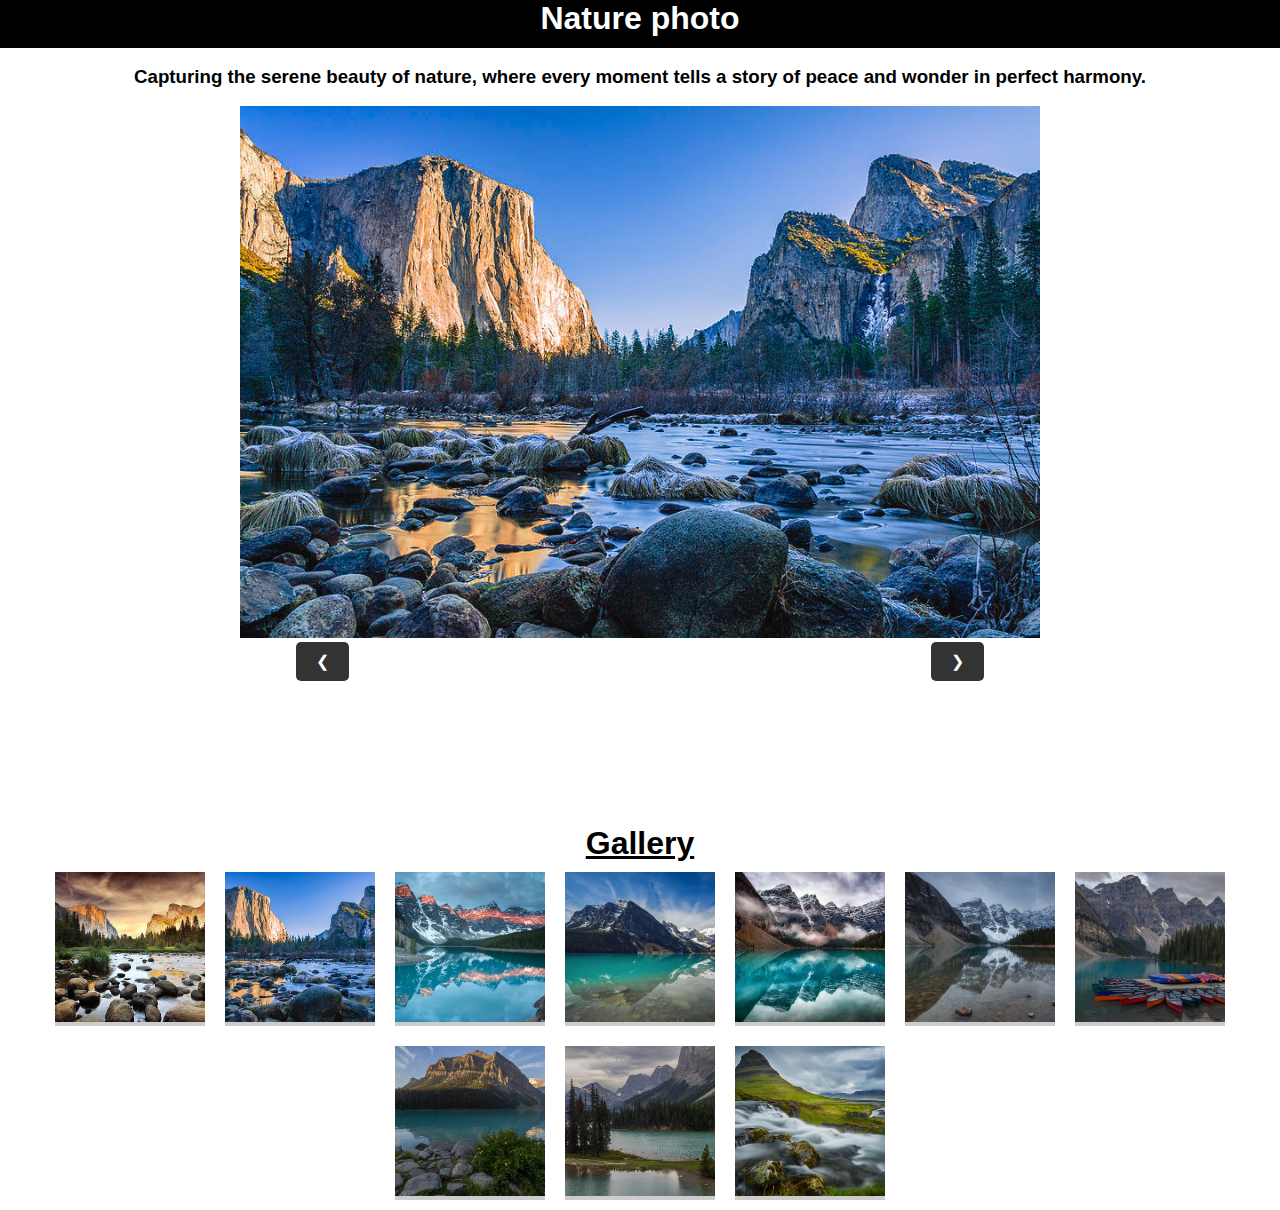
<file: Cognifyz Technologies (internship)/Level 3/Task 1/index.html>
<!DOCTYPE html>
<html lang="en">
<head>
    <meta charset="UTF-8">
    <meta name="viewport" content="width=device-width, initial-scale=1.0">
    <title>Level 3 - task 1</title>
    <link rel="stylesheet" href="https://cdnjs.cloudflare.com/ajax/libs/font-awesome/6.4.2/css/all.min.css" integrity="sha512-z3gLpd7yknf1YoNbCzqRKc4qyor8gaKU1qmn+CShxbuBusANI9QpRohGBreCFkKxLhei6S9CQXFEbbKuqLg0DA==" crossorigin="anonymous" referrerpolicy="no-referrer" />
    <link rel="stylesheet" href="style.css">
</head>
<body>
    <nav>
        <h1>Nature photo <i class="fa-solid fa-camera-retro"></i></h1>
    </nav>
    <section>
        <br>
        <h3><center>Capturing the serene beauty of nature, where every moment tells a story of peace and wonder in perfect harmony.</center></h3>
        <br>
        <div class="slider">
            <div class="slideshow-container">
                <div class="slide fade">
                    <img src="Asset/image2.jpg" alt="Image 1">
                </div>
                <div class="slide fade">
                    <img src="Asset/image1.jpg" alt="Image 2">
                </div>
                <div class="slide fade">
                    <img src="Asset/image3.jpg" alt="Image 3">
                </div>
                <div class="slide fade">
                    <img src="Asset/image4.jpg" alt="Image 4">
                </div>
                <div class="slide fade">
                    <img src="Asset/image5.jpg" alt="Image 4">
                </div>
                <div class="slide fade">
                    <img src="Asset/image6.jpg" alt="Image 4">
                </div>
                <div class="slide fade">
                    <img src="Asset/image7.jpg" alt="Image 4">
                </div>
                <div class="slide fade">
                    <img src="Asset/image8.jpg" alt="Image 4">
                </div>
                <div class="slide fade">
                    <img src="Asset/image9.jpg" alt="Image 4">
                </div>
                <div class="slide fade">
                    <img src="Asset/image10.jpg" alt="Image 4">
                </div>
            </div>
    
            <div class="navigation">
                <a class="prev" onclick="changeSlide(-1)">&#10094;</a>
                <a class="next" onclick="changeSlide(1)">&#10095;</a>
            </div>
        </div>
        <br>
        <br>
        <br>
        <br>
        <br>
        <br>
        <br>
        <br>
        <h1 class="gallery-title"><u>Gallery</u></h1>
        <div class="gallery">
            <div class="thumbnail">
                <img src="Asset/image1.jpg" alt="Image 1">
            </div>
            <div class="thumbnail">
                <img src="Asset/image2.jpg" alt="Image 2">
            </div>
            <div class="thumbnail">
                <img src="Asset/image3.jpg" alt="Image 3">
            </div>
            <div class="thumbnail">
                <img src="Asset/image4.jpg" alt="Image 4">
            </div>
            <div class="thumbnail">
                <img src="Asset/image5.jpg" alt="Image 4">
            </div>
            <div class="thumbnail">
                <img src="Asset/image6.jpg" alt="Image 4">
            </div>

            <div class="thumbnail">
                <img src="Asset/image7.jpg" alt="Image 4">
            </div>
            <div class="thumbnail">
                <img src="Asset/image8.jpg" alt="Image 4">
            </div>
            <div class="thumbnail">
                <img src="Asset/image9.jpg" alt="Image 4">
            </div>
            <div class="thumbnail">
                <img src="Asset/image10.jpg" alt="Image 4">
            </div>
        </div>
    
       
        <div id="myModal" class="modal">
            <span class="close">&times;</span>
            <img class="modal-content" id="modalImg">
        </div>


    </section>
    
    <script src="into.js"></script>
</body>
</html>
</file>
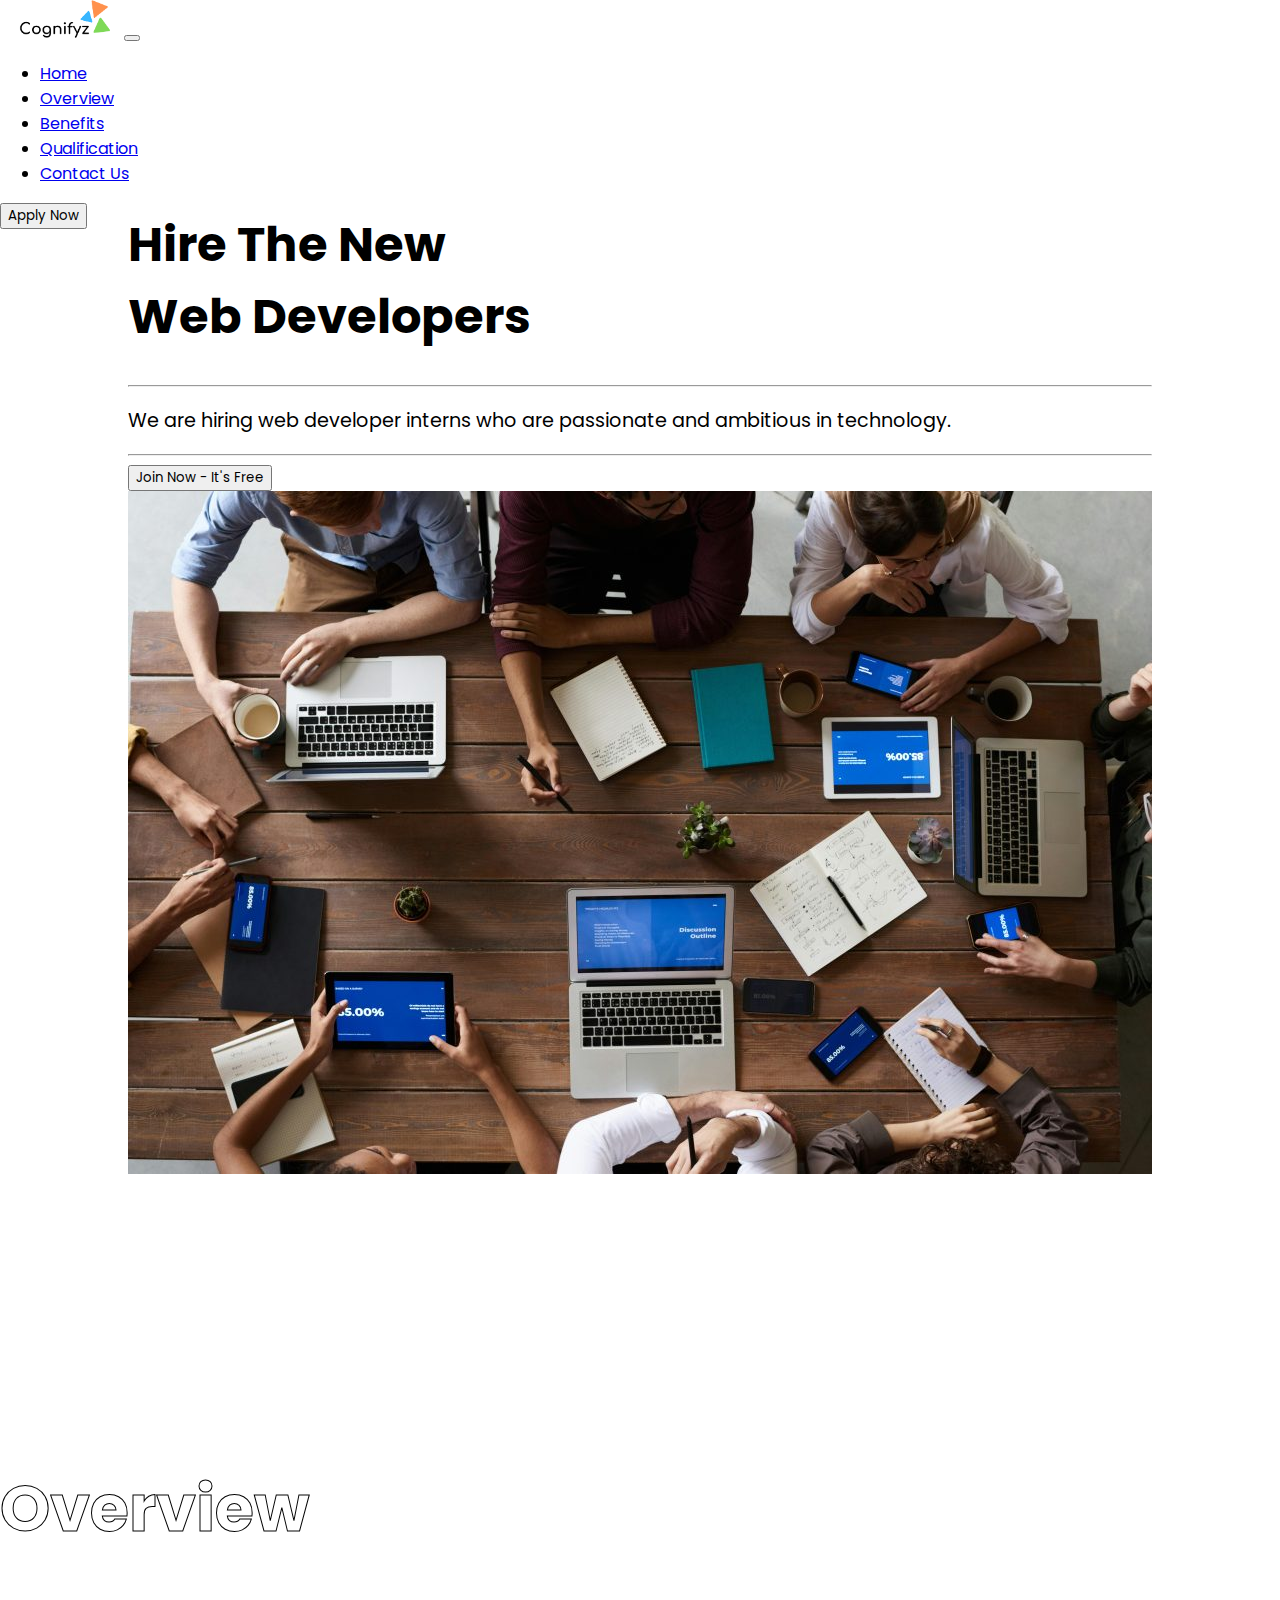
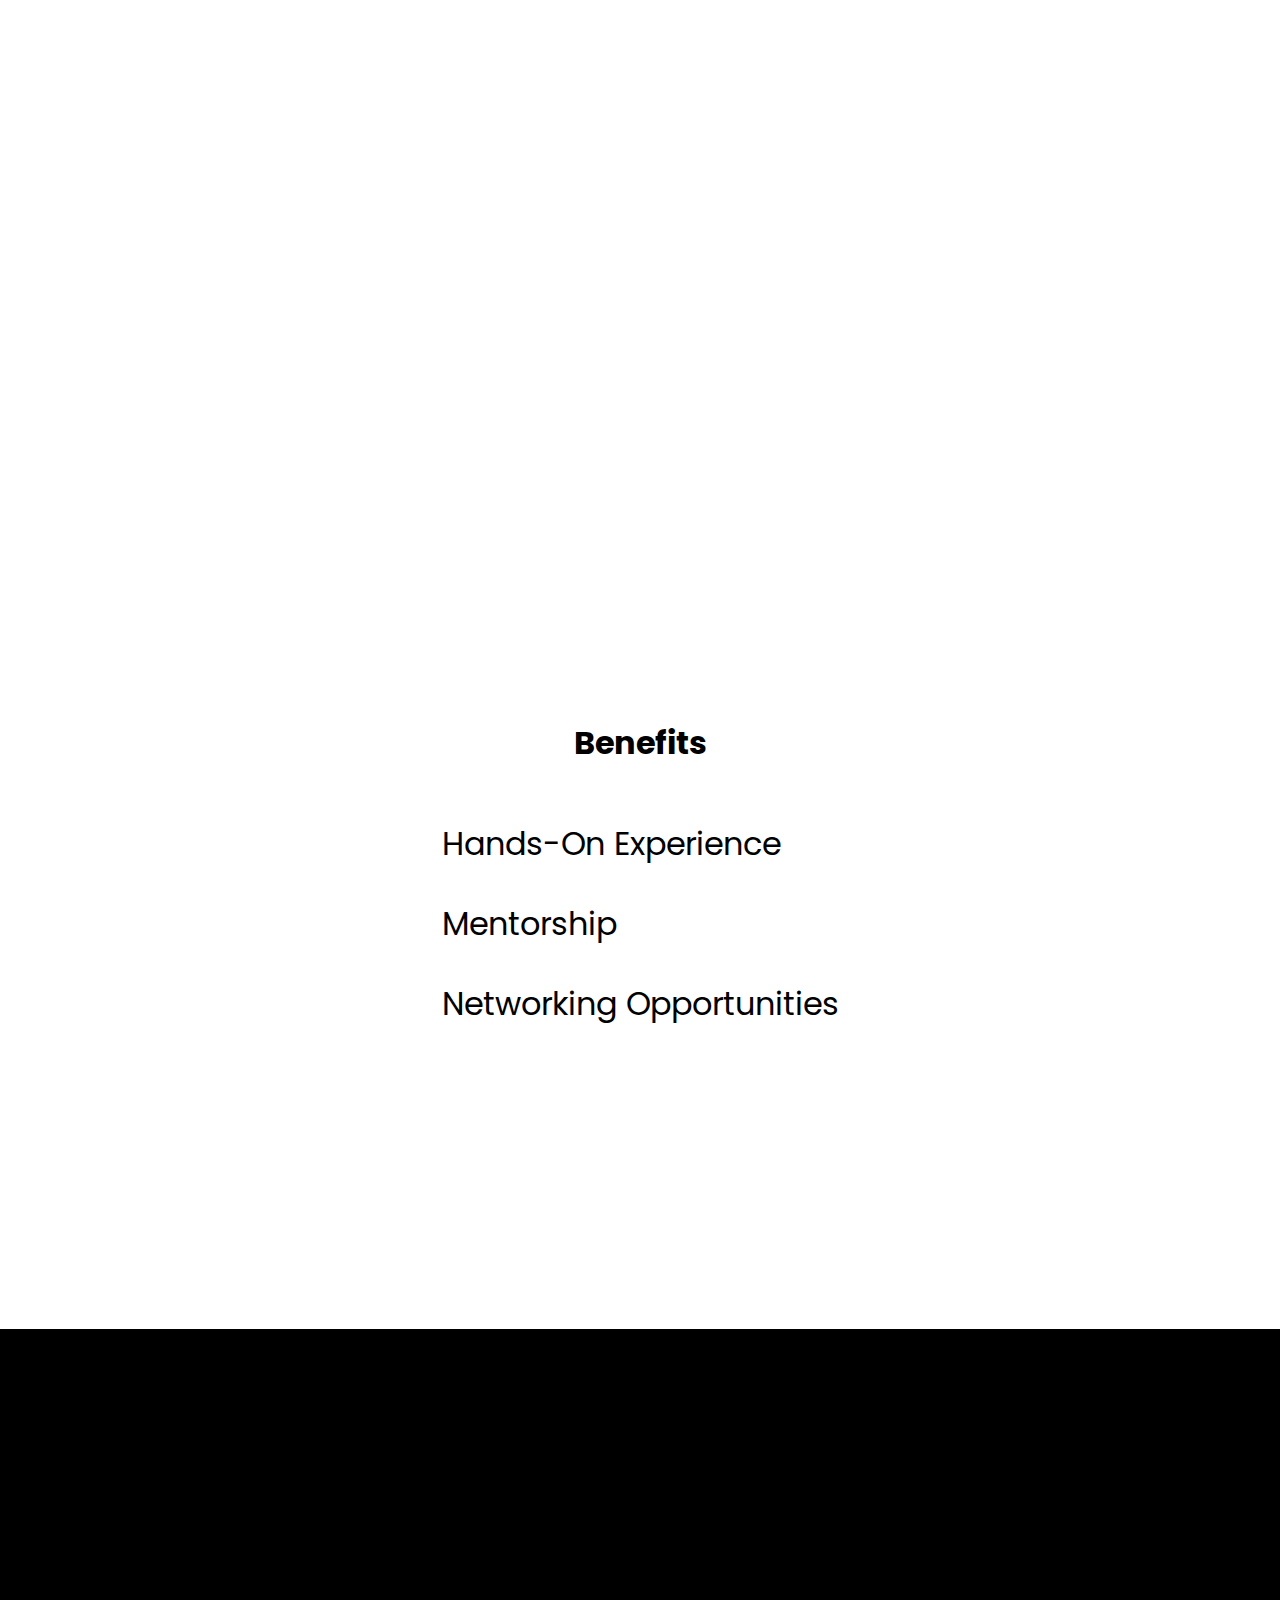
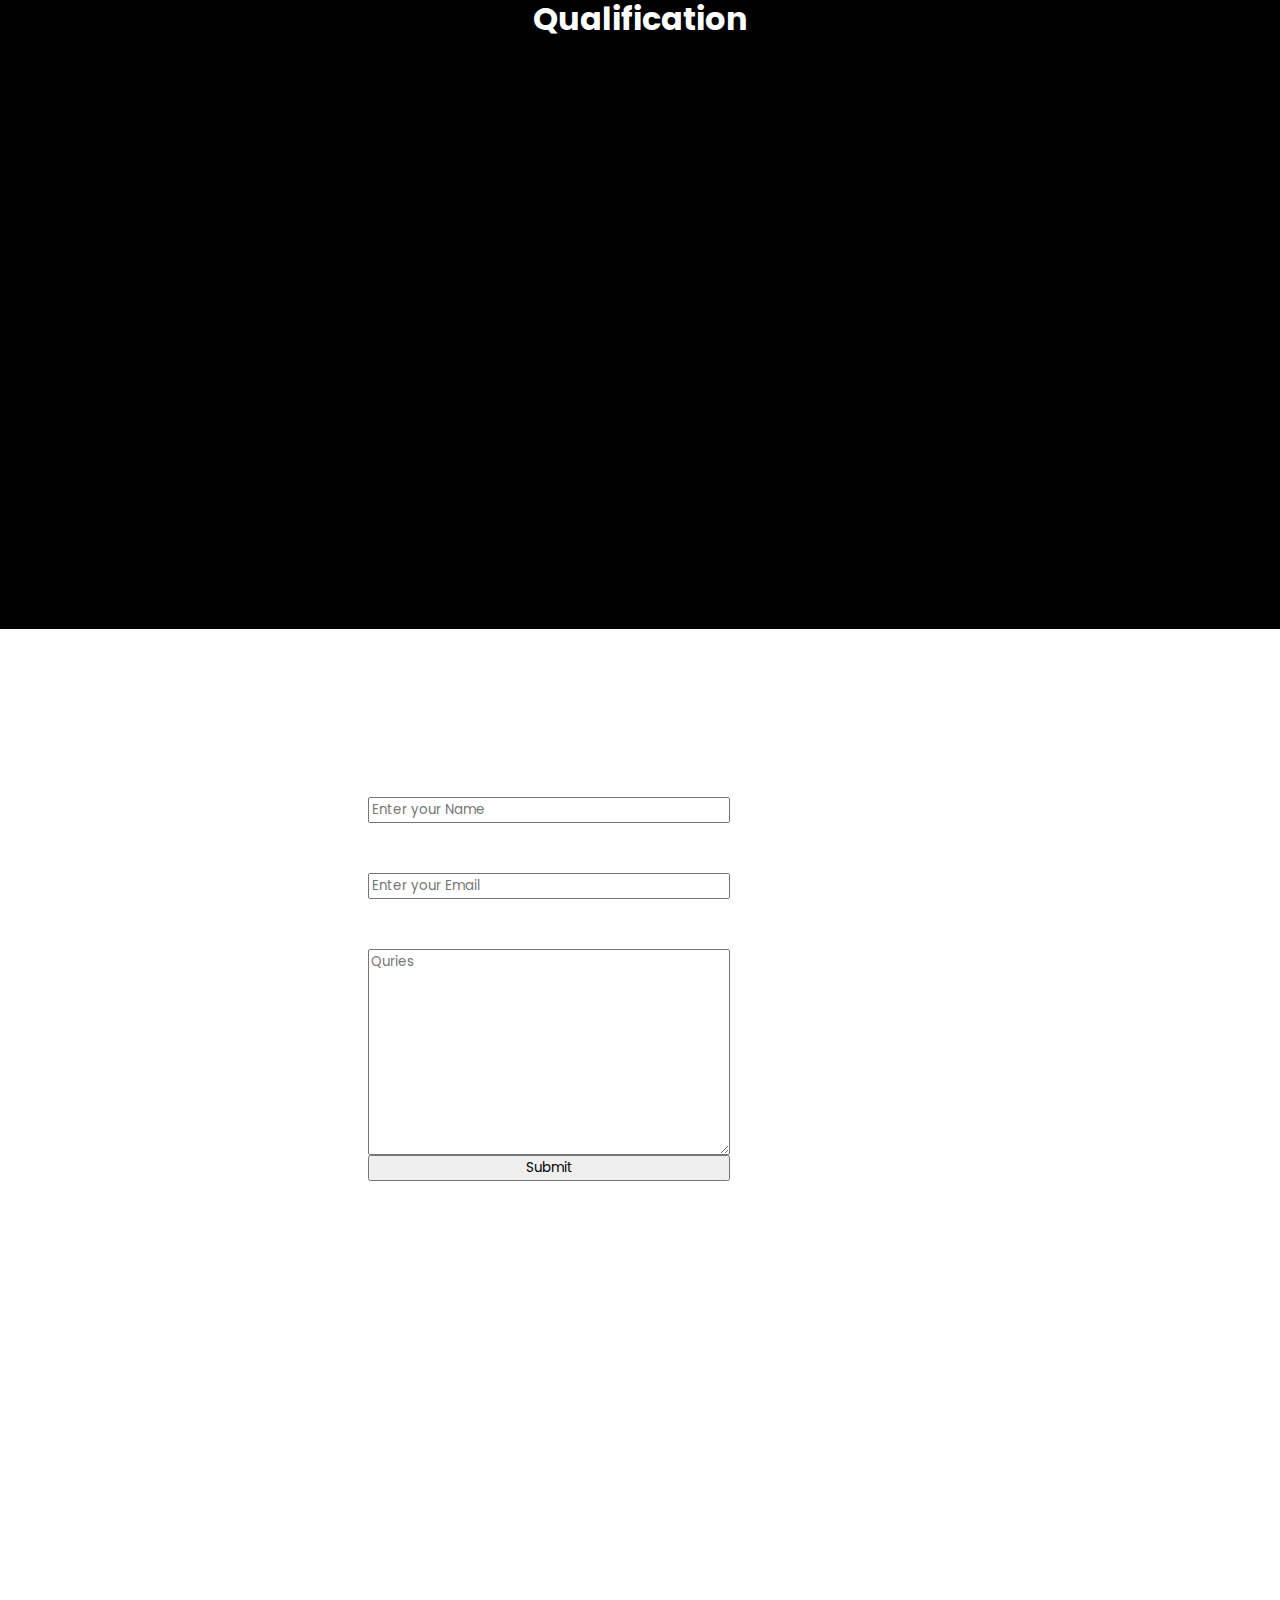
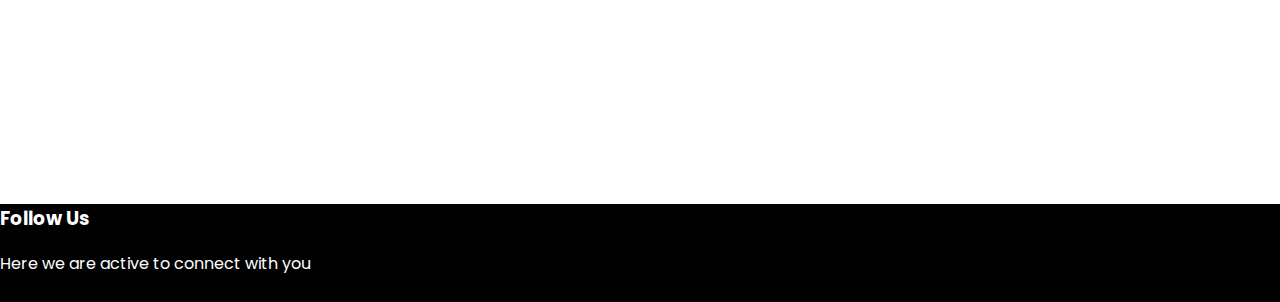
<file: Cognifyz Technologies (internship)/Level 3/Task 2/index.html>
<!DOCTYPE html>
<html lang="en">
<head>
    <meta charset="UTF-8">
    <meta name="viewport" content="width=device-width, initial-scale=1.0">
    <title>Internship</title>
    <link rel="stylesheet" href="style.css">
    <link rel="stylesheet" href="https://cdnjs.cloudflare.com/ajax/libs/font-awesome/6.4.2/css/all.min.css" integrity="sha512-z3gLpd7yknf1YoNbCzqRKc4qyor8gaKU1qmn+CShxbuBusANI9QpRohGBreCFkKxLhei6S9CQXFEbbKuqLg0DA==" crossorigin="anonymous" referrerpolicy="no-referrer" />
    <link href="https://cdn.jsdelivr.net/npm/bootstrap@5.0.2/dist/css/bootstrap.min.css" rel="stylesheet" integrity="sha384-EVSTQN3/azprG1Anm3QDgpJLIm9Nao0Yz1ztcQTwFspd3yD65VohhpuuCOmLASjC" crossorigin="anonymous">
</head>
<body>
    <header>
        <nav class="navbar sticky-top navbar-expand-lg  navbar-light bg-light ">
            <div class="container-fluid">
              <a class="navbar-brand" href="#"><img src="Asset/cognilogo.png" alt="" width="120rem"></a>
              <button class="navbar-toggler" type="button" data-bs-toggle="collapse" data-bs-target="#navbarNav" aria-controls="navbarNav" aria-expanded="false" aria-label="Toggle navigation">
                <span class="navbar-toggler-icon"></span>
              </button>
              <div class="collapse navbar-collapse" id="navbarNav">
                <ul class="navbar-nav mx-auto">
                  <li class="nav-item">
                    <a class="nav-link active" aria-current="page" href="#">Home</a>
                  </li>
                  <li class="nav-item">
                    <a class="nav-link" href="#overview">Overview</a>
                  </li>
                  <li class="nav-item">
                    <a class="nav-link" href="#Benefits">Benefits</a>
                  </li>
                  <li class="nav-item">
                    <a class="nav-link" href="#Qualification">Qualification</a>
                  </li>
                  <li class="nav-item">
                    <a class="nav-link" href="#Contact">Contact Us</a>
                  </li>
                  
                </ul>
                <button class="btn btn-primary ">Apply Now</button>
              </div>
            </div>
          </nav>
    </header>
    
    
  <main class="container" class="sec">
    <div class="row justify-content-center align-items-center my-auto">
        <div class="col-lg-6 col-md-6 col-sm-12 responsive-content text-center">
            <h1 class="Top-Title text-center">Hire The New <br>Web Developers</h1>
            <hr>
            <p class="Top-content">We are hiring web developer interns who are passionate and ambitious in technology.</p>
            <hr>
            <button class="btn btn-dark p-2">Join Now - It's Free</button>
        </div>
        <div class="col-lg-6 col-md-6 col-sm-12 responsive-content text-center py-1">
            <img src="Asset/home.jpg" alt="" width="100%" height="100%" class="main-img">
        </div>
    </div>

</main>

    <section id="overview" class="sec">
      
      <div class="row justify-content-between gap-2">
        <h1 class="text-center overview-title">Overview</h1>
        <div class="text-center px-5 overview-body">Are you passionate about web development and eager to kickstart your career? We're looking for talented web developer interns to join our innovative team. Work on real projects, collaborate with experienced developers, and sharpen your skills in a supportive environment. If you're ready to turn your ideas into impactful code, apply now and grow with us!</div>
      </div>
    </section>
    <section id="Benefits" class="sec">
      <h1 class=" text-center Benefits-title">Benefits</h1>
      <div class="row justify-content-center gap-2 mx-1">
        <div class="col text-center bg-light p-5 Benefits-content" >
          <i class="fa-solid fa-brain" style="color: #f5c000;"></i>
          <p>Hands-On Experience</p>
        </div>
        <div class="col  text-center bg-light p-5 Benefits-content">
          <i class="fa-solid fa-handshake" style="color: #f5c000;"></i>
          <p>Mentorship</p>
        </div>
        <div class="col text-center bg-light p-5 Benefits-content">
          <i class="fa-solid fa-people-group" style="color: #f5c000;"></i>
          <p>Networking Opportunities</p>
        </div>
      </div>
    </section>
    <section id="Qualification" class="sec qual">
      <h1 class=" text-center Qualification-title">Qualification</h1>
      <div class="row    Qualification-body">
        <div class="col text-center bg-light p-5  m-1 Benefits-content" >
          <i class="fa-solid fa-brain" style="color: #f5c000;"></i>
          <p >Bachelor degree <br>related to computer science</p>
        </div>
        <div class="col text-center bg-light p-5  m-1 Benefits-content">
          <i class="fa-solid fa-handshake" style="color: #f5c000;"></i>
          <p>Effective in Communication</p>
        </div>
        <div class="col text-center bg-light p-5   m-1  Benefits-content ">
          <i class="fa-solid fa-people-group" style="color: #f5c000;"></i>
          <p class="my-4">Team Work</p>
        </div>
      </div>
    </section>
    <section id="Contact" class="contact-block">
      <div class=" con ">
        <div class="col ">
          <h1>Contact Us</h1>
          <p>Feel free to ask your queries.</p>
        </div>
        <div class="bg-dark col text-light form-div">
          <form action="" class="bg-dark p-2">
            <label for="name">Name</label>
            <input type="text" name="" id="name" placeholder="Enter your Name"><br>
            <label for="Email">Email</label>
            <input type="Email" name="" id="Email" placeholder="Enter your Email"><br>
            <label for="queries">Queries</label>
            <textarea name="queries" id="" cols="30" rows="10"  placeholder="Quries"></textarea>
            <button class="btn btn-light text-center m-2">Submit</button>
          </form>
        </div>
      </div>
    </section>
    <footer class="py-5 text-center ">
      
      
      <h3>Follow Us</h3>
      <p>Here we are active to connect with you</p>
      <div class=" follow-icon">
        <div class="coli">
          <a href="#"><i class="fa-brands fa-square-instagram fa-2xl" style="color: #FFFFFF; width: 3rem;"></i></a>
        </div>
        <div class="coli">
          <a href="#"><i class="fa-brands fa-whatsapp fa-2xl" style="color: #FFFFFF; width: 3rem;"></i></a>
        </div>
        <div class="coli">
          <a href="#"><i class="fa-brands fa-facebook fa-2xl" style="color: #FFFFFF; width: 3rem;"></i></a>
        </div>
        <div class="coli">
          <a href="#"><i class="fa-brands fa-linkedin fa-2xl" style="color: #FFFFFF;width: 3rem;"></i></a>
        </div>
      </div>
    </footer>
    
    <script src="https://cdn.jsdelivr.net/npm/bootstrap@5.0.2/dist/js/bootstrap.bundle.min.js" integrity="sha384-MrcW6ZMFYlzcLA8Nl+NtUVF0sA7MsXsP1UyJoMp4YLEuNSfAP+JcXn/tWtIaxVXM" crossorigin="anonymous"></script>
</body>
</html>
</file>
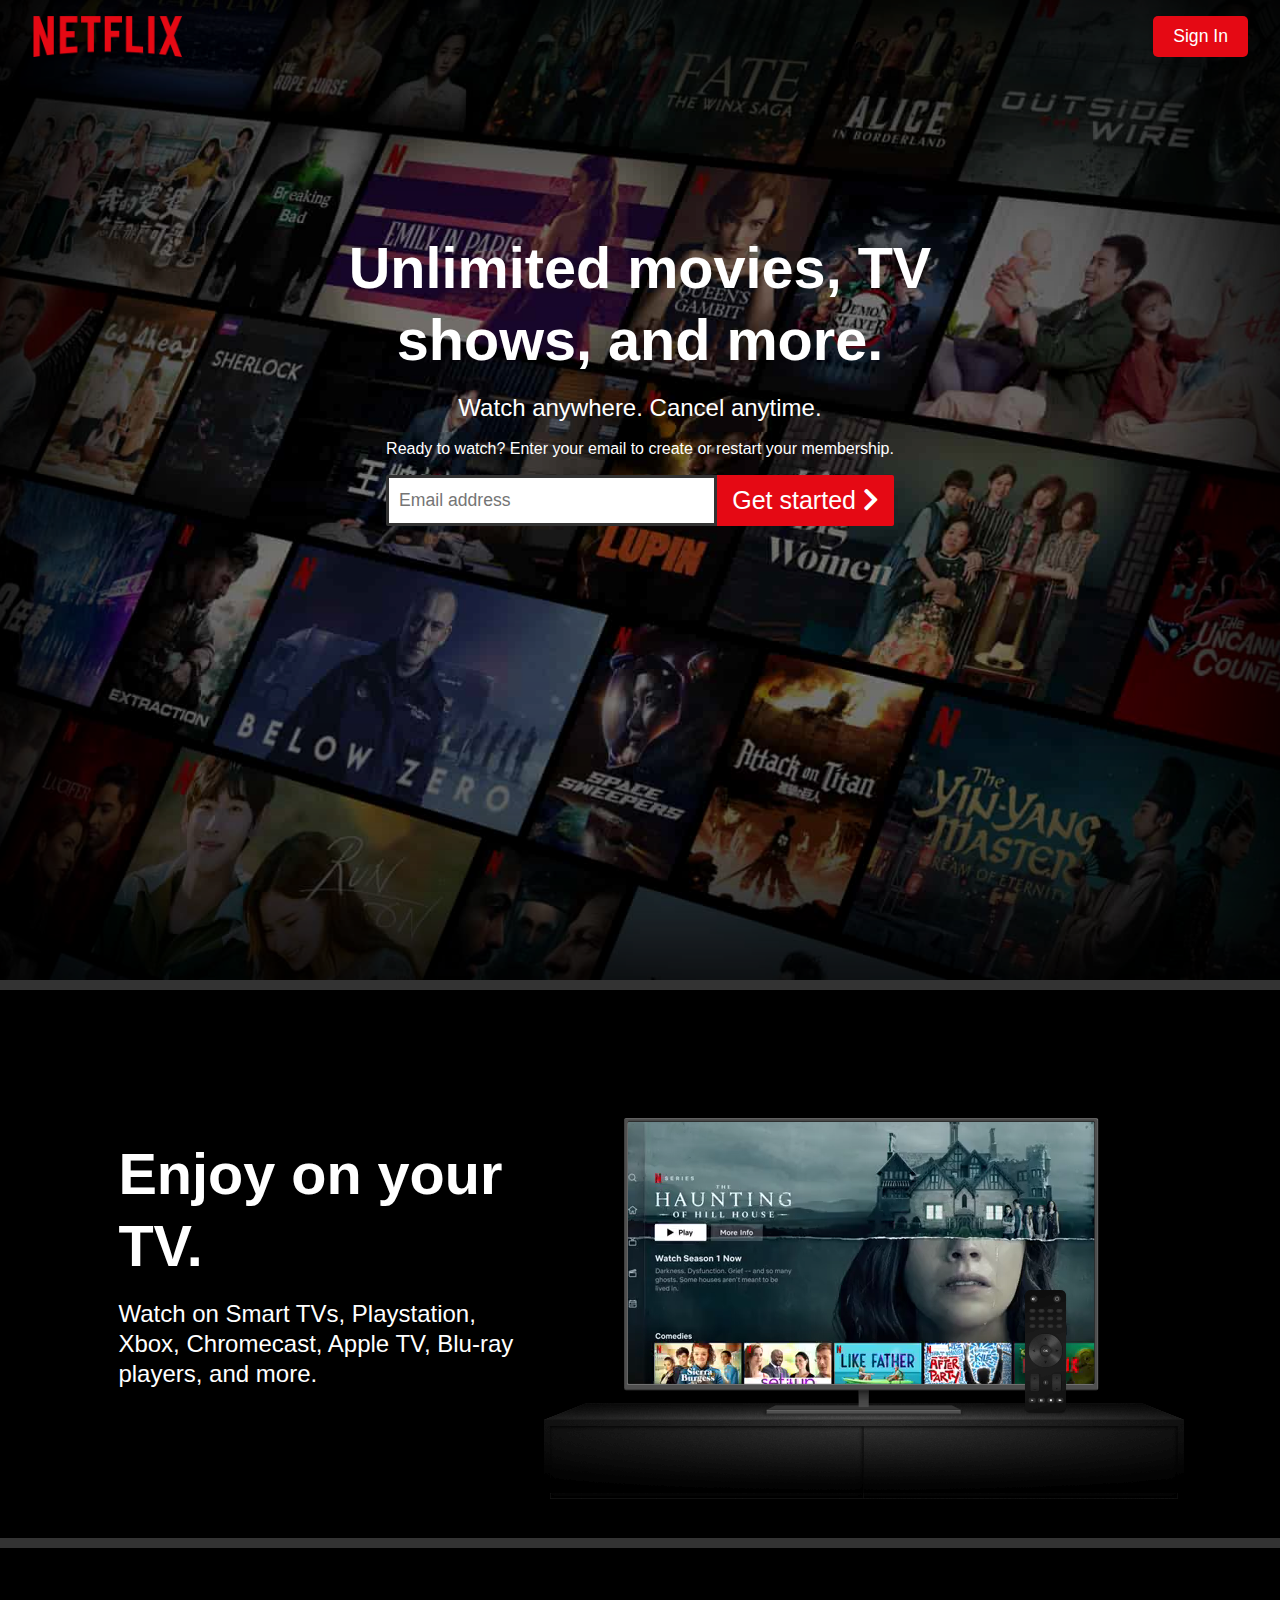
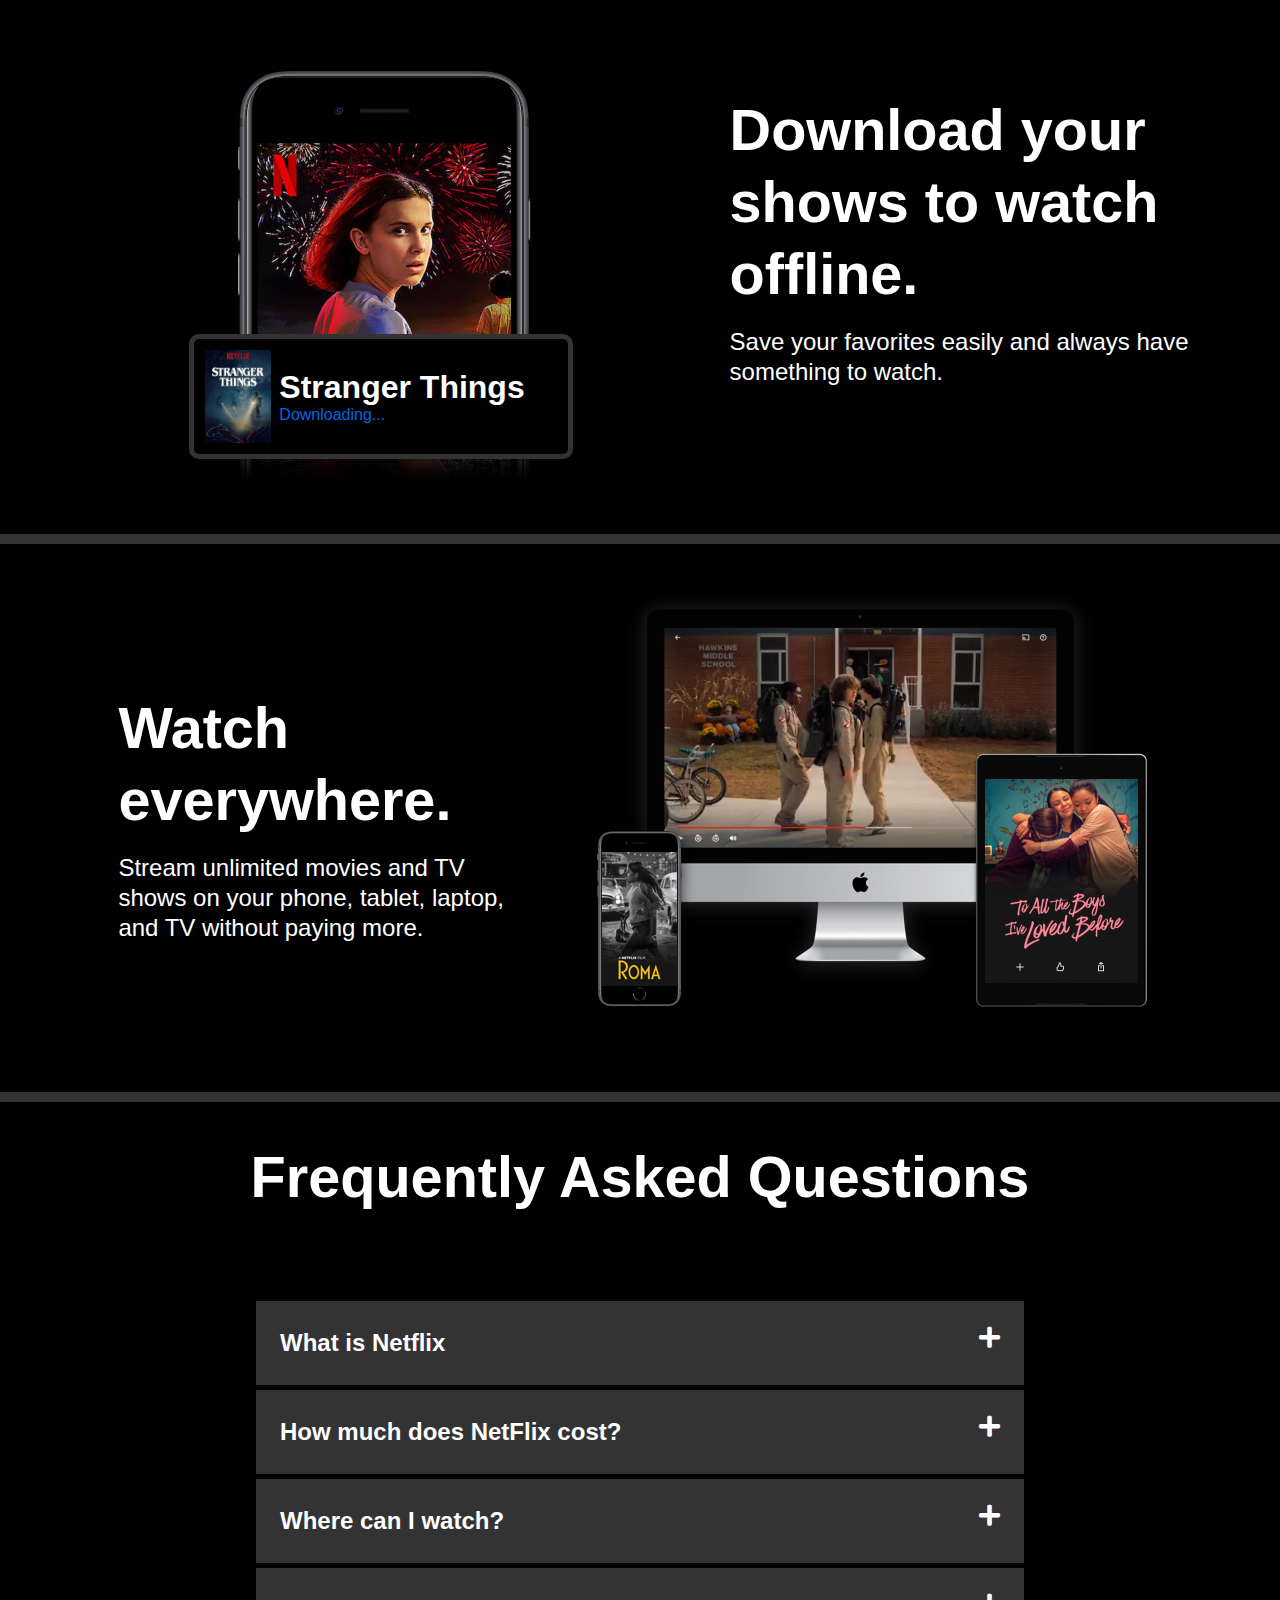
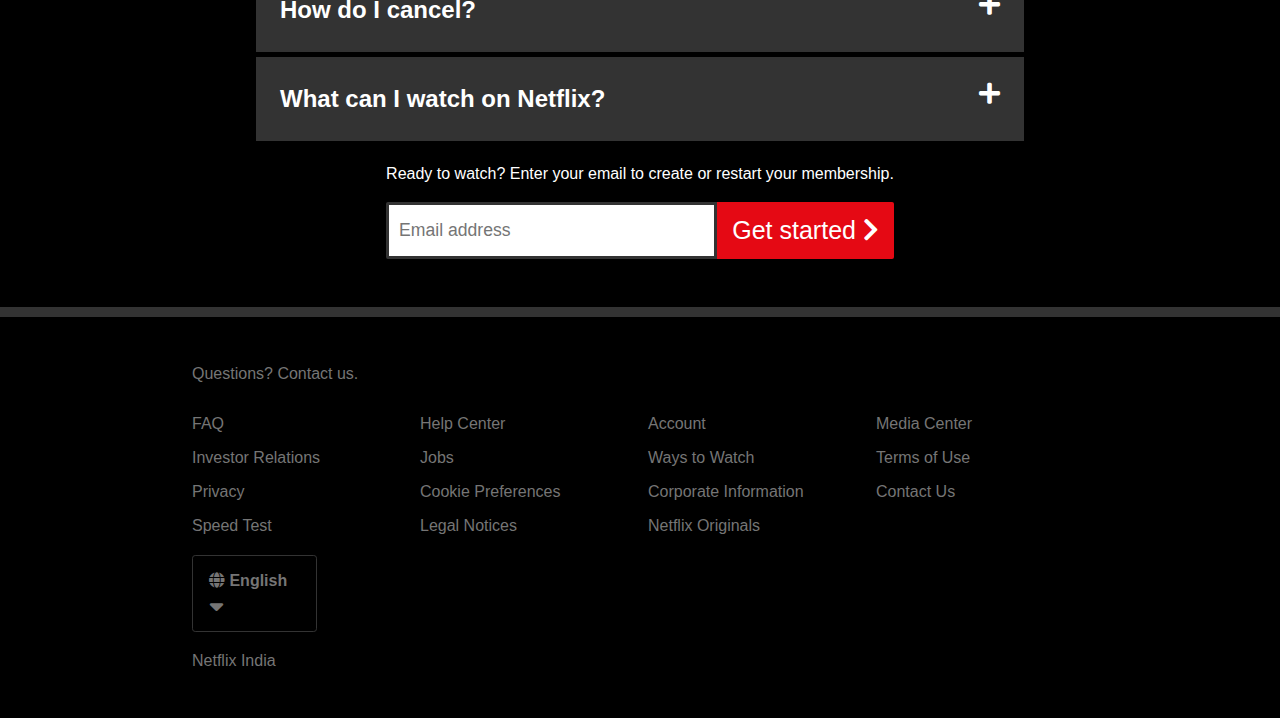
<file: OIBSIP - OASIS INFOBYTE/Web development and design internship/Landing-Page (Netflix)/index.html>
<!DOCTYPE html>
<html lang="en">
  <head>
    <title>Netflix</title>
    <meta charset="UTF-8" />
    <meta name="viewport" content="width=device-width" />
    <link
      rel="stylesheet"
      href="https://cdnjs.cloudflare.com/ajax/libs/font-awesome/5.15.2/css/all.min.css"
    />
    <link rel="stylesheet" href="style.css" />
  </head>
  <body>
    <div class="outter-container">
      <header class="header">
        <nav class="logo">
          <img src="image/logo.png" alt="Netflix" />
          <a href="" class="btn"> Sign In</a>
        </nav>

        <div class="inner-container">
          <div class="inner-title">
            <h1>Unlimited movies, TV shows, and more.</h1>
          </div>
          <div class="inner-text">
            <p>Watch anywhere. Cancel anytime.</p>
          </div>

          <div class="email-form">
            <p>
              Ready to watch? Enter your email to create or restart your
              membership.
            </p>

            <div class="get-started">
              <input type="text" name="" id="" placeholder="Email address" />
              <a href="" class="btn-lg"
                >Get started <i class="fas fa-chevron-right"></i
              ></a>
            </div>
          </div>
        </div>
        <div class="overlay"></div>
      </header>
      <section class="showcase">
        <div class="showcase-container case1">
          <div class="inner-container">
            <div class="inner-title">
              <h1>Enjoy on your TV.</h1>
            </div>
            <div class="inner-text">
              <p>
                Watch on Smart TVs, Playstation, Xbox, Chromecast, Apple TV,
                Blu-ray players, and more.
              </p>
            </div>
          </div>
          <div class="showcase-img">
            <img
              src="image/tv.png"
              alt=""
            />
            <video class="showcase-animation" autoplay playsinline muted loop>
              <source
                src="image/video-tv.m4v"
                type="video/mp4"
              />
            </video>
          </div>
        </div>
      </section>
      <section class="showcase">
        <div class="showcase-container case2">
          <div class="showcase-img">
            <img
              src="image/mobile.jpg"
              alt=""
            />
            <div class="downloading">
              <img
                src="image/boxshot.png"
                alt=""
              />
              <div class="download-text">
                <h1>Stranger Things</h1>
                <p>Downloading...</p>
              </div>
            </div>
          </div>
          <div class="inner-container">
            <div class="inner-title">
              <h1>Download your shows to watch offline.</h1>
            </div>
            <div class="inner-text">
              <p>
                Save your favorites easily and always have something to watch.
              </p>
            </div>
          </div>
        </div>
      </section>
      <section class="showcase">
        <div class="showcase-container case3">
          <div class="inner-container">
            <div class="inner-title">
              <h1>Watch everywhere.</h1>
            </div>
            <div class="inner-text">
              <p>
                Stream unlimited movies and TV shows on your phone, tablet,
                laptop, and TV without paying more.
              </p>
            </div>
          </div>
          <div class="showcase-img">
            <img
              src="image/device-pile.png"
              alt=""
            />
            <video class="showcase-animation" autoplay playsinline muted loop>
              <source
                src="image/video-devices.m4v"
                type="video/mp4"
              />
            </video>
          </div>
        </div>
      </section>
      <section class="faq">
        <div class="inner-container">
          <div class="inner-title">
            <h1>Frequently Asked Questions</h1>
          </div>

          <ul>
            <li>
              <h2>What is Netflix <i class="fas fa-plus"></i></h2>
              <p>
                Netflix is a streaming service that offers a wide variety of award-winning TV shows, movies, anime, documentaries and more – on thousands of internet-connected devices.<br>
                <br> You can watch as much as you want, whenever you want, without a single ad – all for one low monthly price. There's always something new to discover, and new TV shows and movies are added every week!
              </p>
            </li>
            <li>
              <h2>How much does NetFlix cost? <i class="fas fa-plus"></i></h2>
              <p>
                Watch Netflix on your smartphone, tablet, Smart TV, laptop, or streaming device, all for one fixed monthly fee. Plans range from ₹149 to ₹649 a month. No extra costs, no contracts.
              </p>
            </li>
            <li>
              <h2>Where can I watch?<i class="fas fa-plus"></i></h2>
              <p>
                Watch anywhere, anytime. Sign in with your Netflix account to watch instantly on the web at netflix.com from your personal computer or on any internet-connected device that offers the Netflix app, including smart TVs, smartphones, tablets, streaming media players and game consoles.
                <br>
                <br>
                You can also download your favourite shows with the iOS or Android app. Use downloads to watch while you're on the go and without an internet connection. Take Netflix with you anywhere.
              </p>
            </li>
            <li>
              <h2>How do I cancel?<i class="fas fa-plus"></i></h2>
              <p>
                Netflix is flexible. There are no pesky contracts and no commitments. You can easily cancel your account online in two clicks. There are no cancellation fees – start or stop your account anytime.
              </p>
            </li>
            <li>
              <h2>What can I watch on Netflix?<i class="fas fa-plus"></i></h2>
              <p>
                Netflix has an extensive library of feature films documentaries, TV shows, anime, award-winning Netflix originals and more. Watch as much as you want, anytime you want.
              </p>
            </li>
          </ul>

          <div class="email-form">
            <p>
              Ready to watch? Enter your email to create or restart your
              membership.
            </p>

            <div class="get-started">
              <input type="text" name="" id="" placeholder="Email address" />
              <a href="" class="btn-lg"
                >Get started <i class="fas fa-chevron-right"></i
              ></a>
            </div>
          </div>
        </div>
      </section>
      <footer>
        <p>Questions? Contact us.</p>
        <div class="links">
          <ul>
            <li>FAQ</li>
            <li>Help Center</li>
            <li>Account</li>
            <li>Media Center</li>
            <li>Investor Relations</li>
            <li>Jobs</li>
            <li>Ways to Watch</li>
            <li>Terms of Use</li>
            <li>Privacy</li>
            <li>Cookie Preferences</li>
            <li>Corporate Information</li>
            <li>Contact Us</li>
            <li>Speed Test</li>
            <li>Legal Notices</li>
            <li>Netflix Originals</li>
          </ul>
          <div class="language" id="language-btn">
            <i class="fas fa-globe"></i> English
            <i class="fas fa-sort-down lg"></i>
            <div class="dropdown-list">
              <ul class="" id="language-dropdown">
                <li>Hindi</li>
                <li>English</li>
              </ul>
            </div>
          </div>
          <p>Netflix India</p>
        </div>
      </footer>
    </div>
    <script src="script.js"></script>
  </body>
</html>
</file>
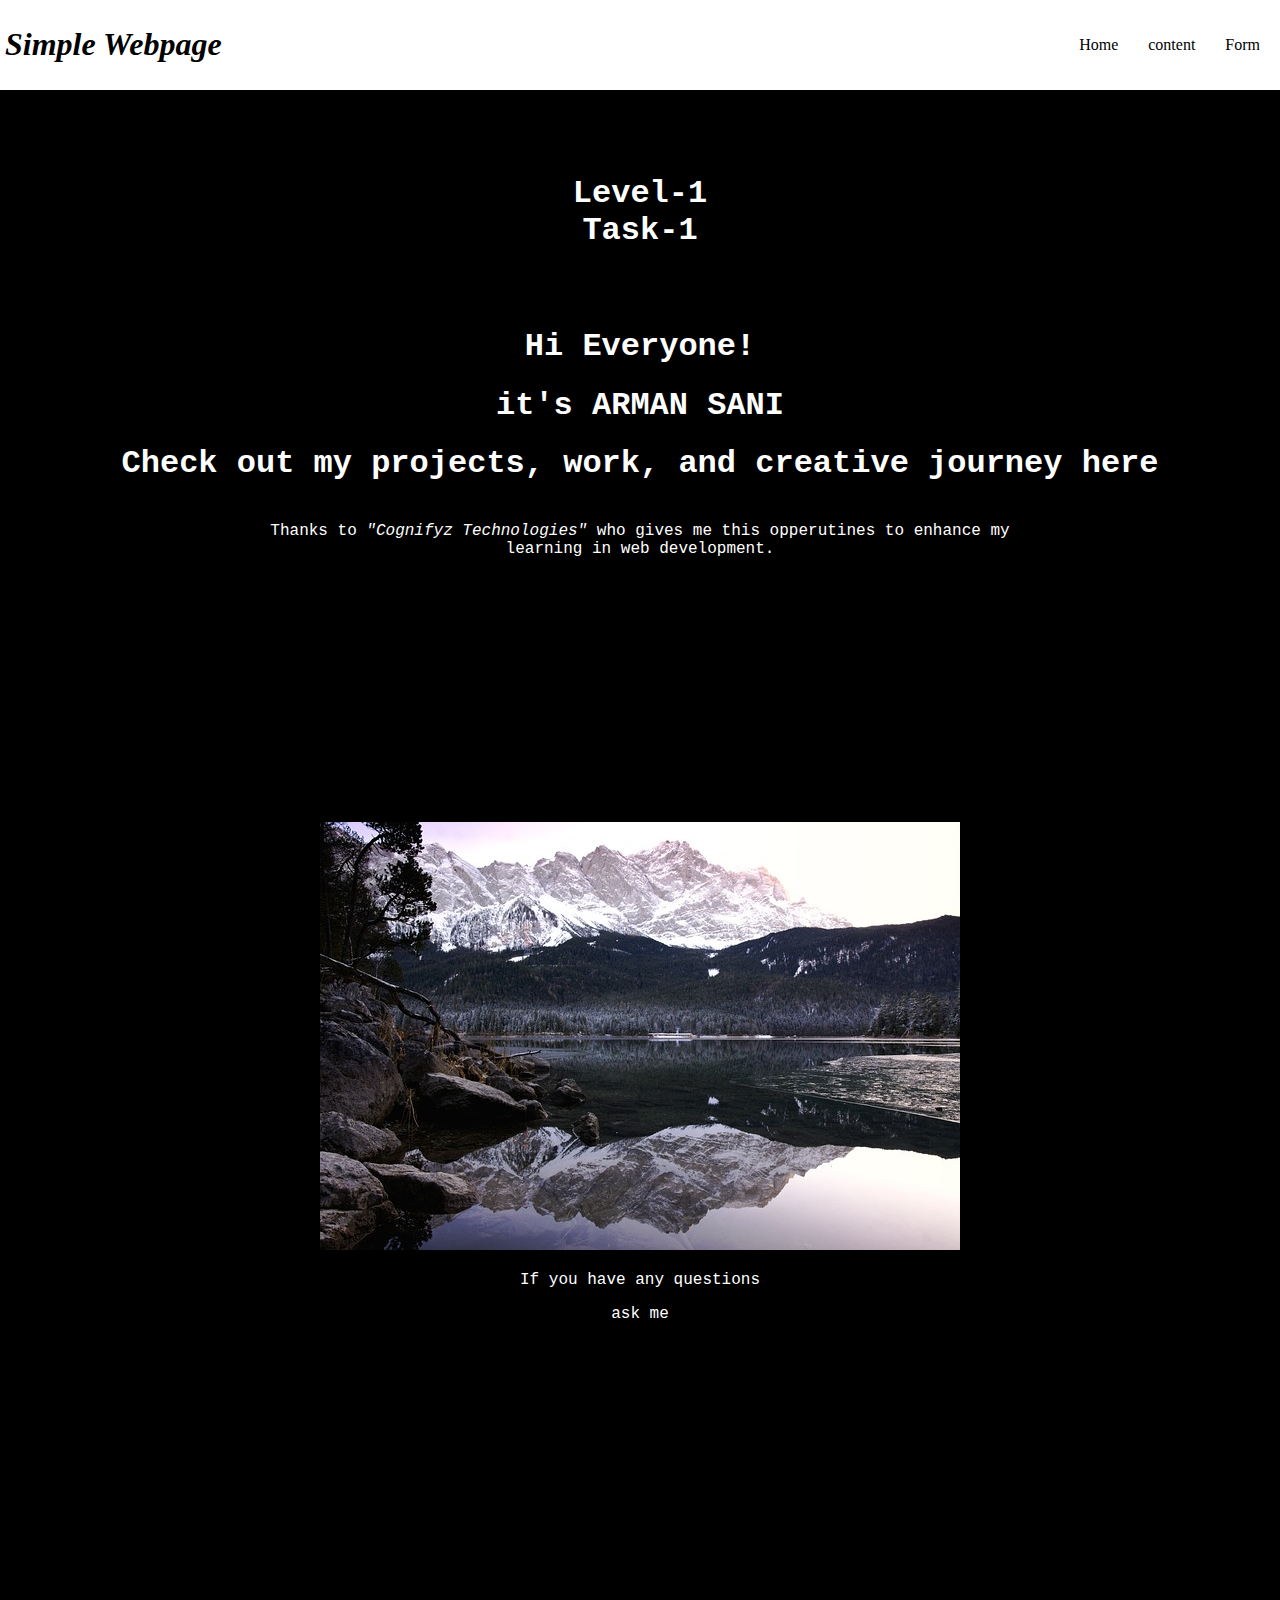
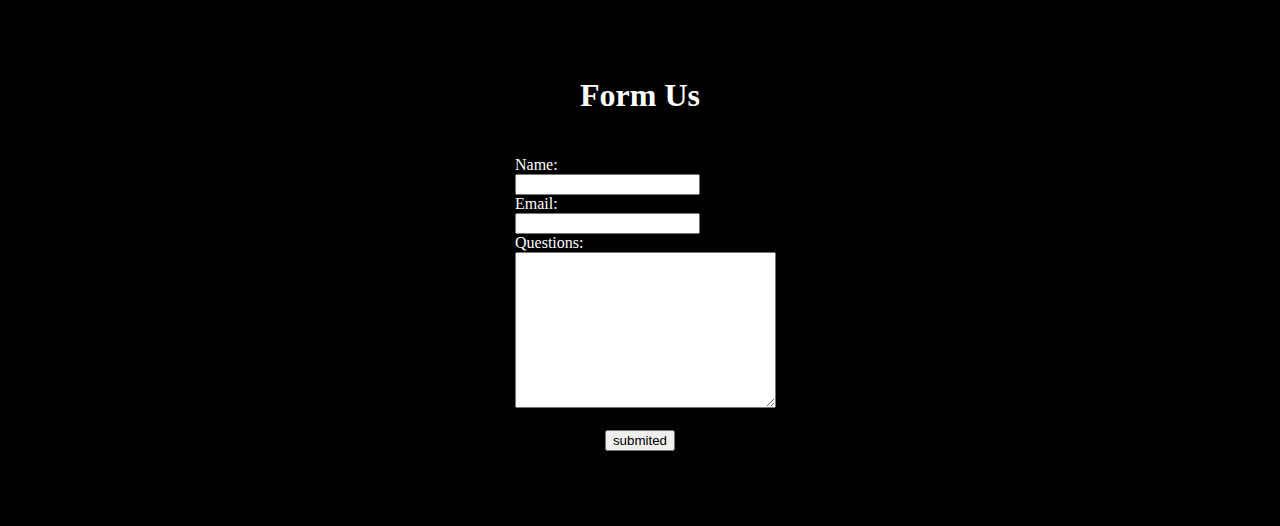
<file: Cognifyz Technologies (internship)/LEVEL 1/TASK 1/Task1.html>
<!DOCTYPE html>
<html lang="en">
<head>
    <meta charset="UTF-8">
    <meta name="viewport" content="width=device-width, initial-scale=1.0">
    <title>Level 1 - Task 1</title>
    <style>
        body{
            margin: 0px;
        }
        .logo{
            font-size: 2rem;            
        }
        header{
            display: flex;
            justify-content: space-between;
            margin: 5px;
        }
        ul{
            display: flex;            
        }
        li{
            padding: 15px;
            list-style-type:none;
        }
        a{
            text-decoration: none;
            color:#000;
        }
        #sec1,#sec2{
            width: 100%;
            height: 60vh;
            text-align: center;
            padding: 4rem 0px;
           

            font-size: 1rem;
            background-color: rgb(0, 0, 0);     
            color: rgb(255, 255, 255);
            font-family: 'Courier New', Courier, monospace;
        
        }
        .scroll{
            margin-top: 15%;

        }
        .para{
            margin: 0 15rem;
        }
        #sec2{
            background-color: #000000;
            color: #FFFFFF;
            height: 80vh;    
        }
        #sec3{
            color:#FFFFFF;
            background-color: rgb(0, 0, 0);
            padding: 50px;
            
            
        }
        .form_title{
            text-align: center;

        }
        form{
            background-color: #000000;
            border-radius: 50px;
            padding: 20px;
            width:250px;
            margin: 5px auto;

        }


    </style>
</head>
<body>
    <header>
        <h1 class="logo">
            <i>Simple Webpage</i>
        </h1>
        <ul>
            <li>
                <a href="#sec1">Home</a>
            </li>
            <li>
                <a href="#sec2">content</a>
            </li>
            <li>
                <a href="#sec3">Form</a>
            </li>
        </ul>

    </header>
    <section id="sec1">
        <h1>Level-1<br>Task-1</h1>
        <br>
            <br>
        <h1>Hi Everyone!</h1>
        <h1>it's ARMAN SANI</h1>
        <h1>Check out my projects, work, and creative journey here</h1>
        <br>
        <p class="para">Thanks to <i>"Cognifyz Technologies"</i> who gives me this opperutines to enhance my learning in web development.</p>
        
    </section>
    <section id="sec2">
        <img src="Task1 image.jpg" alt=" " width="50%">
        <p>If you have any questions</p>
        <p >ask me </p>
        
    </section>
    <section id="sec3">
        <h1 class="form_title">Form Us</h1>
        <form >
            <label for="name">Name:</label><br>
            <input type="text" id="name"><br>

            <label for="email">Email:</label><br>
            <input type="email" id="email"><br>
            <label for="quires">Questions:</label><br>
            <textarea name="quires" id="quires" cols="30" rows="10"></textarea><br>
            <br>
            <center><input type="submit" value="submited"></center>

        </form>
    </section>

</body>
</html>
</file>
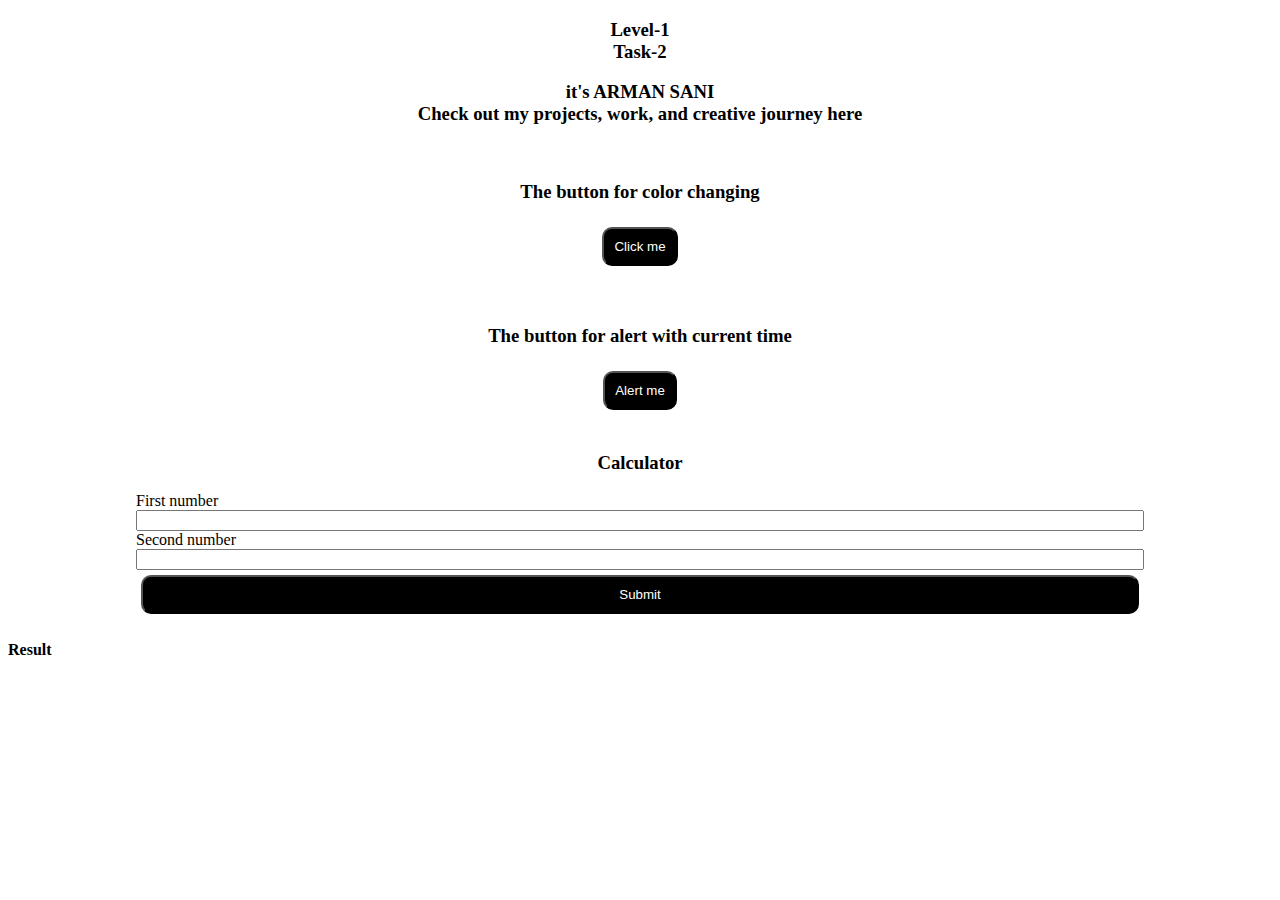
<file: Cognifyz Technologies (internship)/LEVEL 1/TASK 2/Task2.html>
<!DOCTYPE html>
<html lang="en">
<head>
    <meta charset="UTF-8">
    <meta name="viewport" content="width=device-width, initial-scale=1.0">
    <title>Level 1 - Task 2</title>
    <style>
        .clicker1,.clicker{
            color: rgb(255, 255, 255);
            background-color: rgb(0, 0, 0);
            padding: 10px;
            margin: 5px;
            border-radius: 10px;
        }
        .clicker2{
            color: rgb(255, 255, 255);
            background-color: rgb(0, 0, 0);
            padding: 10px;
            margin: 5px;
            border-radius: 10px;
        }
        .calculator{
            display: flex;
            flex-direction: column;
            margin: 1rem 8rem ;
        }
    </style>
</head>
<body>
    <h3><center>Level-1<br>Task-2</center></h3>
    <h3><center>it's ARMAN SANI<br>Check out my projects, work, and creative journey here</center></h3>
    <br>
    <center>
        <h3><p>The button for color changing</p></h3>
        <button class="clicker1">
            Click me
        </button>
    </center>
    <br>
    <br>
    <center>
        <h3><p>The button for alert with current time</p></h3>
        <button class="clicker2">
            Alert me
        </button>
    </center>
    <br>
    <p><center><h3>Calculator</h3></center></p>
    <form class="calculator">
        <label for="first_number">
            First number
        </label>
        <input type="number" id="first_number">
        <label for="second_number">
            Second number
        </label>
        <input type="number" id="second_number">
        <input type="submit" class="clicker">
    </form>
    <div class="Result">
        <h4>Result</h4>

    </div>
    <script src="task2.js">
        
    </script>
</body>
</html>
</file>
<file: 5 star Rating/style.css>
* { box-sizing: border-box; }

.container {
  background-image: url("https://www.toptal.com/designers/subtlepatterns/patterns/concrete-texture.png");
  display: flex;
  flex-wrap: wrap;
  height: 100vh;
  align-items: center;
  justify-content: center;
  padding: 0 20px;
}

.rating {
  display: flex;
  width: 100%;
  justify-content: center;
  overflow: hidden;
  flex-direction: row-reverse;
  height: 150px;
  position: relative;
}

.rating-0 {
  filter: grayscale(100%);
}

.rating > input {
  display: none;
}

.rating > label {
  cursor: pointer;
  width: 40px;
  height: 40px;
  margin-top: auto;
  background-image: url("data:image/svg+xml;charset=UTF-8,%3csvg xmlns='http://www.w3.org/2000/svg' width='126.729' height='126.73'%3e%3cpath fill='%23e3e3e3' d='M121.215 44.212l-34.899-3.3c-2.2-.2-4.101-1.6-5-3.7l-12.5-30.3c-2-5-9.101-5-11.101 0l-12.4 30.3c-.8 2.1-2.8 3.5-5 3.7l-34.9 3.3c-5.2.5-7.3 7-3.4 10.5l26.3 23.1c1.7 1.5 2.4 3.7 1.9 5.9l-7.9 32.399c-1.2 5.101 4.3 9.3 8.9 6.601l29.1-17.101c1.9-1.1 4.2-1.1 6.1 0l29.101 17.101c4.6 2.699 10.1-1.4 8.899-6.601l-7.8-32.399c-.5-2.2.2-4.4 1.9-5.9l26.3-23.1c3.8-3.5 1.6-10-3.6-10.5z'/%3e%3c/svg%3e");
  background-repeat: no-repeat;
  background-position: center;
  background-size: 76%;
  transition: .3s;
}

.rating > input:checked ~ label,
.rating > input:checked ~ label ~ label {
  background-image: url("data:image/svg+xml;charset=UTF-8,%3csvg xmlns='http://www.w3.org/2000/svg' width='126.729' height='126.73'%3e%3cpath fill='%23fcd93a' d='M121.215 44.212l-34.899-3.3c-2.2-.2-4.101-1.6-5-3.7l-12.5-30.3c-2-5-9.101-5-11.101 0l-12.4 30.3c-.8 2.1-2.8 3.5-5 3.7l-34.9 3.3c-5.2.5-7.3 7-3.4 10.5l26.3 23.1c1.7 1.5 2.4 3.7 1.9 5.9l-7.9 32.399c-1.2 5.101 4.3 9.3 8.9 6.601l29.1-17.101c1.9-1.1 4.2-1.1 6.1 0l29.101 17.101c4.6 2.699 10.1-1.4 8.899-6.601l-7.8-32.399c-.5-2.2.2-4.4 1.9-5.9l26.3-23.1c3.8-3.5 1.6-10-3.6-10.5z'/%3e%3c/svg%3e");
}


.rating > input:not(:checked) ~ label:hover,
.rating > input:not(:checked) ~ label:hover ~ label {
  background-image: url("data:image/svg+xml;charset=UTF-8,%3csvg xmlns='http://www.w3.org/2000/svg' width='126.729' height='126.73'%3e%3cpath fill='%23d8b11e' d='M121.215 44.212l-34.899-3.3c-2.2-.2-4.101-1.6-5-3.7l-12.5-30.3c-2-5-9.101-5-11.101 0l-12.4 30.3c-.8 2.1-2.8 3.5-5 3.7l-34.9 3.3c-5.2.5-7.3 7-3.4 10.5l26.3 23.1c1.7 1.5 2.4 3.7 1.9 5.9l-7.9 32.399c-1.2 5.101 4.3 9.3 8.9 6.601l29.1-17.101c1.9-1.1 4.2-1.1 6.1 0l29.101 17.101c4.6 2.699 10.1-1.4 8.899-6.601l-7.8-32.399c-.5-2.2.2-4.4 1.9-5.9l26.3-23.1c3.8-3.5 1.6-10-3.6-10.5z'/%3e%3c/svg%3e");
}

.emoji-wrapper {
  width: 100%;
  text-align: center;
  height: 100px;
  overflow: hidden;
  position: absolute;
  top: 0;
  left: 0;
}

.emoji-wrapper:before,
.emoji-wrapper:after{
  content: "";
  height: 15px;
  width: 100%;
  position: absolute;
  left: 0;
  z-index: 1;
}

.emoji-wrapper:before {
  top: 0;
  background: linear-gradient(to bottom, rgba(255,255,255,1) 0%,rgba(255,255,255,1) 35%,rgba(255,255,255,0) 100%);
}

.emoji-wrapper:after{
  bottom: 0;
  background: linear-gradient(to top, rgba(255,255,255,1) 0%,rgba(255,255,255,1) 35%,rgba(255,255,255,0) 100%);
}

.emoji {
  display: flex;
  flex-direction: column;
  align-items: center;
  transition: .3s;
}

.emoji > svg {
  margin: 15px 0; 
  width: 70px;
  height: 70px;
  flex-shrink: 0;
}

#rating-1:checked ~ .emoji-wrapper > .emoji { transform: translateY(-100px); }
#rating-2:checked ~ .emoji-wrapper > .emoji { transform: translateY(-200px); }
#rating-3:checked ~ .emoji-wrapper > .emoji { transform: translateY(-300px); }
#rating-4:checked ~ .emoji-wrapper > .emoji { transform: translateY(-400px); }
#rating-5:checked ~ .emoji-wrapper > .emoji { transform: translateY(-500px); }

.feedback {
  max-width: 360px;
  background-color: #fff;
  width: 100%;
  padding: 30px;
  border-radius: 8px;
  display: flex;
  flex-direction: column;
  flex-wrap: wrap;
  align-items: center;
  box-shadow: 0 4px 30px rgba(0,0,0,.05);
}
</file>
<file: Clock/style.css>
* {
    border: 0;
    box-sizing: border-box;
    margin: 0;
    padding: 0;
    }
    :root {
    --hue: 223;
    --bg: hsl(var(--hue),10%,90%);
    --fg: hsl(var(--hue),10%,10%);
    font-size: calc(16px + (24 - 16) * (100vw - 320px) / (1280 - 320));
    }
    body, button {
    color: var(--fg);
    font: 1em/1.5 -apple-system, BlinkMacSystemFont, "Segoe UI", Roboto, Helvetica, Arial, sans-serif;
    }
    body {
    background-color: var(--bg);
    height: 100vh;
    display: grid;
    place-items: center;
    }
    .progress-clock {
    display: grid;
    justify-content: center;
    align-content: center;
    position: relative;
    text-align: center;
    width: 16em;
    height: 16em;
    }
    .progress-clock__time-date,
    .progress-clock__time-digit,
    .progress-clock__time-colon,
    .progress-clock__time-ampm {
    transition: color 0.2s linear;
    -webkit-user-select: none;
    -moz-user-select: none;
    user-select: none;
    }
    .progress-clock__time-date,
    .progress-clock__time-digit {
    background: transparent;
    }
    .progress-clock__time-date,
    .progress-clock__time-ampm {
    grid-column: 1 / 6;
    }
    .progress-clock__time-date {
    font-size: 0.75em;
    line-height: 1.33;
    }
    .progress-clock__time-digit,
    .progress-clock__time-colon {
    font-size: 2em;
    font-weight: 400;
    grid-row: 2;
    }
    .progress-clock__time-colon {
    line-height: 1.275;
    }
    .progress-clock__time-ampm {
    cursor: default;
    grid-row: 3;
    }
    .progress-clock__rings {
    display: block;
    position: absolute;
    top: 0;
    left: 0;
    width: 100%;
    height: 100%;
    z-index: -1;
    }
    .progress-clock__ring {
    opacity: 0.1;
    }
    .progress-clock__ring-fill {
    transition:
    opacity 0s 0.3s linear,
    stroke-dashoffset 0.3s ease-in-out;
    }
    .progress-clock__ring-fill--360 {
    opacity: 0;
    stroke-dashoffset: 0;
    transition-duration: 0.3s;
    }
    [data-group]:focus {
    outline: transparent;
    }
    [data-units] {
    transition: opacity 0.2s linear;
    }
    [data-group="d"]:focus,
    [data-group="d"]:hover {
    color: hsl(333,90%,55%);
    }
    [data-group="h"]:focus,
    [data-group="h"]:hover {
    color: hsl(33,90%,55%);
    }
    [data-group="m"]:focus,
    [data-group="m"]:hover {
    color: hsl(213,90%,55%);
    }
    [data-group="s"]:focus,
    [data-group="s"]:hover {
    color: hsl(273,90%,55%);
    }
    [data-group]:focus ~ .progress-clock__rings [data-units],
    [data-group]:hover ~ .progress-clock__rings [data-units] {
    opacity: 0.2;
    }
    [data-group="d"]:focus ~ .progress-clock__rings [data-units="d"],
    [data-group="d"]:hover ~ .progress-clock__rings [data-units="d"],
    [data-group="h"]:focus ~ .progress-clock__rings [data-units="h"],
    [data-group="h"]:hover ~ .progress-clock__rings [data-units="h"],
    [data-group="m"]:focus ~ .progress-clock__rings [data-units="m"],
    [data-group="m"]:hover ~ .progress-clock__rings [data-units="m"],
    [data-group="s"]:focus ~ .progress-clock__rings [data-units="s"],
    [data-group="s"]:hover ~ .progress-clock__rings [data-units="s"] {
    opacity: 1;
    }
    /* Dark theme */
    @media (prefers-color-scheme: dark) {
    :root {
    --bg: hsl(var(--hue),10%,10%);
    --fg: hsl(var(--hue),10%,90%);
    }
    .progress-clock__ring {
    opacity: 0.2;
    }
    }
</file>
<file: Love Animation/style.css>
body {  
    background-color: #000;    
    margin: 0;  
    overflow: hidden;  
    background-repeat: no-repeat;  
   }
</file>
<file: Restaurant Website/style.css>
@import url("https://fonts.googleapis.com/css2?family=Poppins:ital,wght@0,300;0,400;0,500;0,600;0,700;0,800;0,900;1,200;1,300;1,400;1,500;1,600;1,700;1,800;1,900&display=swap");

*,
*::after,
*::before {
  box-sizing: border-box;
  padding: 0;
  margin: 0;
}

.html {
  font-size: 62.5%;
}

body {
  font-family: "Poppins", sans-serif;
}

/* ///////////..utility classes../////////// */

.container {
  max-width: 1200px;
  width: 90%;
  margin: auto;
}

.btn {
  display: inline-block;
  padding: 0.5em 1.5em;
  text-decoration: none;
  border-radius: 50px;
  cursor: pointer;
  outline: none;
  margin-top: 1em;
  text-transform: uppercase;
  font-weight: small;
}

.btn-primary {
  color: #fff;
  background: #16a083;
}

.btn-primary:hover {
  background: #117964;
  transition: background 0.3s ease-in-out;
}

/* ............/navbar/............ *

/* desktop mode............/// */

.navbar input[type="checkbox"],
.navbar .hamburger-lines {
  display: none;
}

.navbar {
  box-shadow: 0px 5px 10px 0px #aaa;
  position: fixed;
  width: 100%;
  background: #fff;
  color: #000;
  opacity: 0.85;
  height: 50px;
  z-index: 12;
}

.navbar-container {
  display: flex;
  justify-content: space-between;
  height: 64px;
  align-items: center;
}

.menu-items {
  order: 2;
  display: flex;
}

.menu-items li {
  list-style: none;
  margin-left: 1.5rem;
  margin-bottom: 0.5rem;
  font-size: 1.2rem;
}

.menu-items a {
  text-decoration: none;
  color: #444;
  font-weight: 500;
  transition: color 0.3s ease-in-out;
}

.menu-items a:hover {
  color: #117964;
  transition: color 0.3s ease-in-out;
}

.logo {
  order: 1;
  font-size: 2.3rem;
  margin-bottom: 0.5rem;
}

/* ............//// Showcase styling ////......... */

.showcase-area {
  height: 50vh;
  background: linear-gradient(
      rgba(240, 240, 240, 0.144),
      rgba(255, 255, 255, 0.336)
    ),
    url("IMAGE RESTRAUNT/header-image.jpg");
  background-size: cover;
  background-position: center;
  background-repeat: no-repeat;
}

.showcase-container {
  display: flex;
  flex-direction: column;
  align-items: center;
  justify-content: center;
  height: 100%;
  font-size: 1.6rem;
}

.main-title {
  text-transform: uppercase;
  margin-top: 1.5em;
}

/* ......//about us//...... */

#about {
  padding: 50px 0;
  background: #f5f5f7;
}

.about-wrapper {
  display: flex;
  flex-wrap: wrap;
}

#about h2 {
  font-size: 2.3rem;
}

#about p {
  font-size: 1.2rem;
  color: #555;
}

#about .small {
  font-size: 1.2rem;
  color: #666;
  font-weight: 600;
}

.about-img {
  flex: 1 1 400px;
  padding: 30px;
  transform: translateX(150%);
  animation: about-img-animation 1s ease-in-out forwards;
}

@keyframes about-img-animation {
  100% {
    transform: translate(0);
  }
}

.about-text {
  flex: 1 1 400px;
  padding: 30px;
  margin: auto;
  transform: translate(-150%);
  animation: about-text-animation 1s ease-in-out forwards;
}

@keyframes about-text-animation {
  100% {
    transform: translate(0);
  }
}

.about-img img {
  display: block;
  height: 400px;
  max-width: 100%;
  margin: auto;
  object-fit: cover;
  object-position: right;
}

/* ..........////Food category///........... */

#food {
  padding: 5rem 0 10rem 0;
}

#food h2 {
  text-align: center;
  font-size: 2.5rem;
  font-weight: 400;
  margin-bottom: 40px;
  text-transform: uppercase;
  color: #555;
}

.food-container {
  display: flex;
  justify-content: space-between;
}

.food-container img {
  display: block;
  width: 100%;
  margin: auto;
  max-height: 300px;
  object-fit: cover;
  object-position: center;
}

.img-container {
  margin: 0 1rem;
  position: relative;
}

.img-content {
  position: absolute;
  top: 70%;
  left: 50%;
  transform: translate(-50%, -50%);
  opacity: 0;
  z-index: 2;
  text-align: center;
  transition: all 0.3s ease-in-out 0.1s;
}

.img-content h3 {
  color: #fff;
  font-size: 2.2rem;
}

.img-content a {
  font-size: 1.2rem;
}

.img-container::after {
  content: "";
  display: block;
  position: absolute;
  top: 0;
  left: 0;
  width: 100%;
  height: 100%;
  background: rgba(0, 0, 0, 0.871);
  opacity: 0;
  z-index: 1;

  transform: scaleY(0);
  transform-origin: 100% 100%;
  transition: all 0.3s ease-in-out;
}

.img-container:hover::after {
  opacity: 1;
  transform: scaleY(1);
}

.img-container:hover .img-content {
  opacity: 1;
  top: 40%;
}

/* .........../Food Menu/............ */

.food-menu-heading {
  text-align: center;
  font-size: 3.4rem;
  font-weight: 400;
  color: #666;
}

.food-menu-container {
  display: flex;
  flex-wrap: wrap;
  padding: 50px 0px 30px 0px;
}

.food-menu-container img {
  display: block;
  width: 250px;
  height: 250px;
  border-radius: 50%;
  object-fit: cover;
  object-position: center;
}

.food-menu-item {
  display: flex;
  flex: 1 1 600px;
  justify-content: space-evenly;
  margin-bottom: 3rem;
}

.food-description {
  margin: auto 1.5rem;
}

.font-title {
  font-size: 1.8rem;
  font-weight: 400;
  color: #444;
}

.food-description p {
  font-size: 1.4rem;
  color: #555;
  font-weight: 500;
}

.food-description .food-price {
  color: #117964;
  font-weight: 700;
}

/* ........./ Testimonial /.......... */

#testimonials {
  padding: 5rem 0;
  background: rgba(243, 243, 243);
}

.testimonial-title {
  text-align: center;
  font-size: 2.8rem;
  font-weight: 400;
  color: #555;
}

.testimonial-container {
  display: flex;
  justify-content: space-between;
  font-size: 1.4rem;
  padding: 1rem;
}

.testimonial-box .checked {
  color: #ff9529;
}

.testimonial-box .testimonial-text {
  margin: 1rem 0;
  color: #444;
}

.testimonial-box {
  text-align: center;
  padding: 1rem;
}

.customer-photo img {
  display: block;
  width: 150px;
  height: 150px;
  object-fit: cover;
  object-position: center;
  border-radius: 50%;
  margin: auto;
}

/* ........ Contact Us........... */

#contact {
  padding: 5rem 0;
  background: rgb(226, 226, 226);
}

.contact-container {
  display: flex;
  background: #fff;
}

.contact-img {
  width: 50%;
}

.contact-img img {
  display: block;
  height: 400px;
  width: 100%;
  object-position: center;
  object-fit: cover;
}

.form-container {
  padding: 1rem;
  width: 50%;
  margin: auto;
}

.form-container input {
  display: block;
  width: 100%;
  border: none;
  border-bottom: 2px solid #ddd;
  padding: 1rem 0;
  box-shadow: none;
  outline: none;
  margin-bottom: 1rem;
  color: #444;
  font-weight: 500;
}

.form-container textarea {
  display: block;
  width: 100%;
  border: none;
  border-bottom: 2px solid #ddd;
  color: #444;
  outline: none;
  padding: 1rem 0;
  resize: none;
}

.form-container h2 {
  font-size: 2.7rem;
  font-weight: 500;
  color: #444;
  margin-bottom: 1rem;
  margin-top: -1.2rem;
}

.form-container a {
  font-size: 1.3rem;
}

#footer h2 {
  text-align: center;
  font-size: 1.8rem;
  padding: 2.6rem;
  font-weight: 500;
  color: #fff;
  background: rgb(65, 65, 65);
}

/* ......../ media query /.......... */

@media (max-width: 768px) {
  .navbar {
    opacity: 0.95;
  }

  .navbar-container input[type="checkbox"],
  .navbar-container .hamburger-lines {
    display: block;
  }

  .navbar-container {
    display: block;
    position: relative;
    height: 64px;
  }

  .navbar-container input[type="checkbox"] {
    position: absolute;
    display: block;
    height: 32px;
    width: 30px;
    top: 20px;
    left: 20px;
    z-index: 5;
    opacity: 0;
  }

  .navbar-container .hamburger-lines {
    display: block;
    height: 23px;
    width: 35px;
    position: absolute;
    top: 17px;
    left: 20px;
    z-index: 2;
    display: flex;
    flex-direction: column;
    justify-content: space-between;
  }

  .navbar-container .hamburger-lines .line {
    display: block;
    height: 4px;
    width: 100%;
    border-radius: 10px;
    background: #333;
  }

  .navbar-container .hamburger-lines .line1 {
    transform-origin: 0% 0%;
    transition: transform 0.4s ease-in-out;
  }

  .navbar-container .hamburger-lines .line2 {
    transition: transform 0.2s ease-in-out;
  }

  .navbar-container .hamburger-lines .line3 {
    transform-origin: 0% 100%;
    transition: transform 0.4s ease-in-out;
  }

  .navbar .menu-items {
    padding-top: 100px;
    background: #fff;
    height: 100vh;
    max-width: 300px;
    transform: translate(-150%);
    display: flex;
    flex-direction: column;
    margin-left: -40px;
    padding-left: 50px;
    transition: transform 0.5s ease-in-out;
    box-shadow: 5px 0px 10px 0px #aaa;
  }

  .navbar .menu-items li {
    margin-bottom: 1.5rem;
    font-size: 1.3rem;
    font-weight: 500;
  }

  .logo {
    position: absolute;
    top: 5px;
    right: 15px;
    font-size: 2rem;
  }

  .navbar-container input[type="checkbox"]:checked ~ .menu-items {
    transform: translateX(0);
  }

  .navbar-container input[type="checkbox"]:checked ~ .hamburger-lines .line1 {
    transform: rotate(35deg);
  }

  .navbar-container input[type="checkbox"]:checked ~ .hamburger-lines .line2 {
    transform: scaleY(0);
  }

  .navbar-container input[type="checkbox"]:checked ~ .hamburger-lines .line3 {
    transform: rotate(-35deg);
  }

  /* ......./ food /......... */

  .food-container {
    flex-direction: column;
    align-items: stretch;
  }

  .food-type:not(:last-child) {
    margin-bottom: 3rem;
  }

  .food-type {
    box-shadow: 5px 5px 10px 0 #aaa;
  }

  .img-container {
    margin: 0;
  }
}

@media (max-width: 500px) {
  html {
    font-size: 65%;
  }

  .navbar .menu-items li {
    font-size: 1.6rem;
  }

  .testimonial-container {
    flex-direction: column;
    text-align: center;
  }

  .food-menu-container img {
    margin: auto;
  }

  .food-menu-item {
    flex-direction: column;
    text-align: center;
  }

  .form-container {
    width: 90%;
  }

  .contact-container {
    display: flex;
    flex-direction: column;
  }

  .contact-img {
    width: 90%;
    margin: 3rem auto;
  }

  .logo {
    position: absolute;
    top: 06px;
    right: 15px;
    font-size: 3rem;
  }

  .navbar .menu-items li {
    margin-bottom: 2.5rem;
    font-size: 1.8rem;
    font-weight: 500;
  }
}

@media (min-width: 769px) and (max-width: 1200px) {
  .img-container h3 {
    font-size: 1.5rem;
  }

  .img-container .btn {
    font-size: 0.7rem;
  }
}

@media (orientation: landscape) and (max-height: 500px) {
  .showcase-area {
    height: 50vmax;
  }
}
</file>
<file: Travel Website/style.css>
@import url('https://fonts.googleapis.com/css2?family=Barlow+Condensed:wght@500&display=swap');
@import url('https://fonts.googleapis.com/css2?family=Satisfy&display=swap');
@import url('https://fonts.googleapis.com/css2?family=Roboto:wght@300&display=swap');

* {
    box-sizing: border-box;
    margin: 0;
}

body, html {
    margin: 0;
    padding: 0;
}

/*------------------------Scroll Bar-----------------------*/
/* ::-webkit-scrollbar {
    width: 20px;
}

::-webkit-scrollbar-track {
    box-shadow: inset 0 0 5px gray;
    border-radius: 10px;
}

::-webkit-scrollbar-thumb {
    background-color: yellow;
    border-radius: 10px;
}

::-webkit-scrollbar-thumb:hover {
    background-color: #FDE02F;
} */

/*========================Nav Bar=========================*/
.nav-bar {
    display: flex;
    flex-flow: row wrap;
    width: 100%;
    height: 90px;
    background-color: #99cde5;
    box-shadow: 3px 3px 10px lightslategray;
    align-items: center;
    justify-content: center;
    position: sticky;
    top: 0;
    z-index: 1;
}

.logo {
    flex: 1;
    font-size: 40px;
    padding: 20px;
    margin-left: 50px;
    font-family: Sans-serif;
}

ul.menu {
    flex: 1;
    display: flex;
    flex-flow: row wrap;
}

.menu li {
    flex: 1;
    list-style-type: none;
    font-size: 16px;
    font-family: "arial";
    text-align: center;
}

.menu li a {
    text-decoration: none;
    color: #000;
    text-transform: uppercase;
}

.menu li a:hover {
    color: midnightblue;
    text-decoration: underline;
}

/*=============================Banner=============================*/
.banner {
    background-image: url(IMAGE/Banner.avif);
    background-size: cover;
    background-repeat: no-repeat;
    background-position: center;
    /*overflow: hidden;*/
    width: 100%;
    height: 100vh;
    text-align: center;
    position: relative;
    display: flex;
    justify-content: center;
    align-items: center;
}

.banner::before {
    content: '';
    position: absolute;
    display: block;
    top: 0;
    left: 0;
    bottom: 0;
    right: 0;
    background-color: rgba(0, 0, 0, 0.2);
    /*background-size: 100%;*/
}

.banner-text-item {
    position: absolute;
    width: 100%;
    text-align: center;
    display: flex;
    flex-flow: column wrap;
    justify-content: center;
    align-items: center;
}

.banner-heading {
    flex: 1;
}

.banner-heading h1 {
    font-size: 100px;
    font-weight: normal;
    color: white;
    font-family: Satisfy;
}

.banner-text-item .form {
    flex: 1;
    display: flex;
    flex-flow: row wrap;
    justify-content: center;
    align-items: center;
    background-color: rgba(11, 186, 239, 0.2);
    border-radius: 5px;
    width: 70%;
    padding: 1% 2%;
}

.banner-text-item input,
.banner-text-item .date,
.banner-text-item .book {
    padding: 15px;
    margin-right: 10px;
    font-size: 18px;
    font-family: Roboto;
    border-radius: 5px;
    outline: 0;
    border: none;
}

.banner-text-item input {
    width: 50%;
    flex: 2;
}

.banner-text-item .date {
    width: 20%;
    flex: 1;
}

.banner-text-item .book {
    width: 20%;
    flex: 1;
}

.banner-text-item .book {
    text-decoration: none;
    color: #000;
    text-transform: uppercase;
    padding: 15px;
    cursor: pointer;
    background-color: #FDE02F;
    font-size: 16px;
    font-weight: normal;
    font-family: "Barlow Condensed";
    width: 20%;
}

/*===========================Services===========================*/
.services {
    display: flex;
    flex-flow: row;
    align-items: center;
    justify-content: center;
}

.service-item {
    flex: 1;
    padding: 50px 10px;
    border: lightcyan solid 1px;
    text-align: center;
    margin: 180px 50px;
    transition: all 1s;
    display: flex;
    flex-flow: column;
    align-items: center;
    justify-content: center;
}

.service-item:hover {
    box-shadow: 3px 3px 20px lightsteelblue;
}

.service-item h2 {
    font-family: Barlow Condensed;
    font-size: 18px;
    width: 120px;
    color: #001F38;
    flex: 1;
}

.service-item img {
    width: 200px;
    height: 200px;
    flex: 1;
}

/*=============================Places===============================*/
.places-text {
    text-align: center;
    margin-bottom: 50px;
}

.places-text small {
    font-family: Roboto;
    color: #FFC342;
    font-size: 15px;
    font-weight: bolder;
}

.places-text h2 {
    font-family: Barlow Condensed;
    font-size: 55px;
    color: #191D34;
    letter-spacing: 1px;
}

.cards {
    display: grid;
    grid-template-columns: repeat(3, 1fr);
    grid-template-rows: repeat(2, 1fr);
    grid-gap: 30px;
    align-items: center;
    justify-items: center;
    text-align: center;
}

.card {
    border: 1px solid lightgray;
    box-shadow: 2px 2px 6px 0 rgba(0, 0, 0, 0.3);
    border-top-left-radius: 8px;
    border-top-right-radius: 8px;
    width: 80%;
    height: auto;
}

.card img {
    max-width: 100%;
    height: 300px;
    border-radius: 8px;
    cursor: pointer;
}

.cards .text {
    padding: 20px;
    font-family: Barlow Condensed;
    line-height: 50px;
}

.cards .card-box {
    display: flex;
    flex-flow: row;
    background-color: #FDE02F;
    font-size: 18px;
    font-family: Roboto;
    align-items: center;
    justify-content: center;
    text-align: center;
}

.cards .time {
    flex: 1;
}

.cards .location {
    flex: 2;
}

.cards .cost {
    color: #4CAFAD;
    font-size: 20px;
}

/*------------Zoom in Photos--------------*/
.zoom-img {
    float: left;
    position: relative;
    width: 100%;
    height: 320px;
    overflow: hidden;
}

.zoom-img .img-card {
    position: absolute;
    overflow: hidden;
}

.img-card img {
    -webkit-transition: 0.8s ease;
    transition: 0.8s ease;
}

.card:hover .zoom-img img {
    -webkit-transform: scale(1.1);
    transform: scale(1.1);
}

/*=========================About Us=========================*/
.about {
    display: flex;
    flex-flow: row wrap;
    align-items: center;
    justify-content: center;
    padding: 150px;
}

.about-img {
    flex: 1;
}

.about-img img {
    width: 500px;
    height: 700px;
    box-shadow: 2px 2px 6px 0 rgba(0, 0, 0, 0.3);
}

.about-text {
    flex: 1;
    /*width: 100px;*/
    display: flex;
    flex-flow: column wrap;
}

.about-text small,
.about-text p,
.about-text input,
.about-text a {
    flex: 1;
    font-family: Roboto;
}

.about-text small {
    color: #FFC342;
    font-size: 18px;
}

.about-text h2 {
    flex: 1;
    font-family: Barlow Condensed;
    font-size: 60px;
    color: #191D34;
    width: 450px;
}

.about-text label {
    padding-bottom: 10px;
    color: #506172;
    font-weight: bolder;
    font-family: Roboto;
    letter-spacing: 1px;
}

.about-text p {
    width: 500px;
    line-height: 30px;
    color: #506172;
    font-weight: bolder;
    padding: 50px 0;
}

.about-text a {
    background-color: #fff;
    border: 2px solid #014B85;
    text-decoration: none;
    border-radius: 5px;
    width: 180px;
    padding: 20px;
    text-align: center;
    margin-top: 50px;
    color: #014B85;
    font-weight: bolder;
    font-size: 14px;
}

.about-text a:hover {
    background-color: #014B85;
    color: #fff;
}

/*===============Footer===================*/
.footer {
    background-image: url("https://res.cloudinary.com/dxssqb6l8/image/upload/v1605293781/pine-tree_mq2sgp.jpg");
    background-size: cover;
    background-repeat: no-repeat;
    background-position: center;
    width: 100%;
    height: 670px;
    position: relative;
    display: flex;
    flex-flow: row wrap;
    justify-content: center;
    align-items: center;
}

.footer::before {
    position: absolute;
    content: '';
    display: block;
    background-color: rgba(0, 0, 36, 0.80);
    top: 0;
    left: 0;
    bottom: 0;
    right: 0;
}

.footer .links {
    position: relative;
    color: #fff;
    flex: 1;
    display: flex;
    flex-flow: column;
    justify-content: center;
    align-items: center;
}

.links ul {
    list-style-type: none;
}

.links h3 {
    font-family: Barlow Condensed;
    font-weight: normal;
    font-size: 23px;
    margin-bottom: 15px;
}

.links li {
    font-family: Roboto;
    cursor: pointer;
    padding: 15px 0;
}

.links li:hover {
    color: #FFA801;
}

/*==========================Responsive=============================*/
@media all and (max-width: 1172px) {
    .banner-text-item .form {
        display: flex;
        flex-flow: column;
        justify-content: center;
        align-items: center;
        width: 50%;
    }


    .banner-text-item .form input,
    .banner-text-item .form .date,
    .banner-text-item .form a {
        flex: 1;
        margin-bottom: 5px;
        font-size: 14px;
    }

    .banner-text-item .form input {
        width: 60%;
    }

    .banner-text-item .form .date {
        width: 30%;
    }

    .banner-text-item .form .book {
        width: 10%;
        font-size: 14px;
    }

    .banner-heading h1 {
        font-size: 60px;
    }
}

@media all and (max-width: 1414px) {
    .banner-text-item .form input {
        width: 40%;
    }

    .banner-text-item .form .date {
        width: 30%;
    }

    .banner-text-item .form .book {
        width: 20%;
        font-size: 14px;
    }
}

@media all and (max-width: 942px) {
    .nav-bar {
        display: flex;
        flex-flow: column wrap;
        justify-content: center;
        align-items: center;
        width: 100%;
        height: auto;
        text-align: center;
        position: static;
    }

    .logo {
        flex: 1;
        font-size: 30px;
        margin: 10px auto;
        font-family: Satisfy;
        color: #FDE02F;
    }

    .nav-bar ul {
        display: none;
    }

    .nav-bar ul li {
        flex: 1;
        margin-bottom: 5px;
        font-size: 14px;
    }

    .services {
        display: flex;
        flex-flow: column wrap;
    }

    .services .service-item {
        flex: 1;
        margin-bottom: -130px;
        width: 400px;
    }

    .places-text {
        margin-top: 200px;
    }
}

@media all and (max-width: 928px) {
    .banner .form input, a {
        font-size: 12px;
    }
}

@media all and (max-width: 1173px) {
    .banner .form {
        background-color: transparent;
    }
}

@media all and (max-width: 1194px) {
    .places .card-box p {
        font-size: 14px;
    }
}

@media all and (max-width: 1086px) {
    .places .cards .text {
        line-height: 40px;
    }

    .cards .text .h2 {
        font-size: 12px;
    }

    .cards .img-card img {
        height: 260px;
    }
}

@media all and (max-width: 974px) {
    .cards {
        display: grid;
        grid-template-columns: repeat(1, 1fr);
        grid-template-rows: repeat(6, 1fr);
        grid-gap: 20px;
    }

    .card {
        width: 300px;
        height: 500px;
        margin: auto;
    }

    .cards .text {
        padding: 5px;
        font-family: Barlow Condensed;
    }
}

@media all and (max-width: 1334px) {
    .about-img img {
        width: 300px;
        height: 500px;
    }
}

@media all and (max-width: 1116px) {
    .about {
        display: flex;
        flex-flow: column wrap;
        justify-content: center;
        align-items: center;
    }

    .about-img {
        flex: 1;
        margin-bottom: 20px;
    }

    .about-text {
        flex: 1;
        margin: auto;
        text-align: center;
        display: flex;
        flex-flow: column;
        justify-content: center;
        align-items: center;
    }

    .about-text h2{
        font-size: 35px;
    }

    .about-img img {
        width: 400px;
        height: 400px;
    }
}

@media all and (max-width: 708px) {
    .footer{
        width: 100%;
        height: 670px;
        position: relative;
        display: flex;
        flex-flow: column wrap;
        justify-content: center;
        align-items: center;
    }
}
</file>
<file: Cognifyz Technologies (internship)/Level 3/Task 1/style.css>
/*slideshow*/

*{
    padding: 0;
    margin: 0;
}
body {
    margin: 0;
    font-family: Arial, Helvetica, sans-serif;
    background-color: #000000;
}
nav{
    background-color: #000000;
    margin: auto;
    color: #fff;
   

    height: 3rem;
    text-align: center;
}
section{
    padding:0px 5px;
    background-color: #fff;
    
}

.slideshow-container {
    position: relative;
    max-width: 800px;
    
    padding: 0px;
    margin: auto;
}
.slider{
    position: relative;
}
.slide {
    display: none;
}

img {
    width: 100%;
    
    
}

.navigation {
    text-align: center;
    
    
    top: 50%;
    z-index: 1;
    left: 50vw;
    display: flex;
    flex-direction: row;
    justify-content: space-around;
    z-index: 1;
    
    
}

.prev, .next {
    cursor: pointer;
    padding: 10px 20px;
    background-color: #333;
    color: #fff;
    text-decoration: none;
    border-radius: 5px;
    margin: 0 10px;
}

.prev:hover, .next:hover {
    background-color: #555;
}
/* image gallery */
.gallery {
    display: flex;
    flex-wrap: wrap;
    justify-content: center;
}

.thumbnail {
    margin: 10px;
    cursor: pointer;
    background-color: #ccc;
}

.thumbnail img {
    width: 150px;
    height: 150px;
    
    object-fit: cover;
}

.modal {
    display: none;
    position: fixed;
    z-index: 1;
    padding-top: 100px;
    left: 0;
    top: 0;
    width: 100%;
    height: 100%;
    background-color: rgba(0, 0, 0, 0.7);
}

.modal-content {
    margin: auto;
    display: block;
    max-width: 70%;
    max-height: 80%;
    padding: 5px;
    background-color: #fff;
}

.close {
    position: absolute;
    top: 15px;
    right: 35px;
    font-size: 30px;
    color: rgb(255, 255, 255);
    cursor: pointer;
}

.close:hover {
    color: #ccc;
}
.gallery-title{
    text-align: center;
}
</file>
<file: Cognifyz Technologies (internship)/Level 3/Task 2/style.css>
@import url('https://fonts.googleapis.com/css2?family=Poppins:ital,wght@0,100;0,200;0,300;0,400;0,500;0,600;0,700;0,800;0,900;1,100;1,200;1,300;1,400;1,500;1,600;1,700;1,800;1,900&family=Work+Sans:ital,wght@0,100;0,200;0,500;0,700;1,700&display=swap');
*{
    font-family: 'Poppins';
}
body{
    padding: 0;
    margin: 0;
    overflow-x: hidden;
}
.Top-Title{
    
    font-size: 3rem;
    font-weight:700;

}

/* main,section{
    width: 100%;
    height: 100vh;
    
    justify-content: center;
    align-items: center;
} */
main,.sec{
   
    justify-content: center;
    align-items: center;
    display: flex;
    flex-direction: column;
}
section,main{
    width: 100%;
    height: 100vh;
}
.con{
    display: flex;
    align-items: center;
    padding: 15px;
    
   
}
.con>h1{
    color: #84817fc7;
}
#overview{
    background-image: url(Asset/image-overview.png);
    background-position: center;
    background-attachment: fixed;
    background-color: rgba(255, 255, 255, 0.5); 
    
    
}
.form-div{
    border-radius: 10px;
}
.overview-title{
    font-size: 4rem;
    color: #fff;
    font-weight: 700;
    -webkit-text-fill-color: white;
    -webkit-text-stroke-width: 1px;
    -webkit-text-stroke-color: black;
    font-family: 'Poppins';
    
}
.overview-body{
    font-size: 1.5rem;
    color: #fff;
    font-weight: 200;
    font-family: 'Poppins';
}
.Top-content{
    font-size: 1.2rem;
}
.Benefits-content{
    border-radius: 10px;
   
    
}
.Benefits-content p,.Benefits-content i{
    font-size: 2rem;
}
.qual{
    background-color: #000;
    
}
.qual>h1{
    color: #fff;
}
.qual>p{
    color: #000;
}
.Qualification-body{
    width: 100%;
}
.contact-block{
    background-image: url(Asset/image-overview.png) ;
    background-position: center;
    background-attachment: fixed;
    color: #fff;
    background-color: rgba(255, 255, 255, 0.5); 
    padding: 10%;

}
form{
    display: flex;
    flex-direction: column;
    border-radius: 30px;
}
footer{
    background-color: #000;
    color: #fff;
}
.follow-icon{
   
    width: 100%;
    display: flex;
    justify-content: center;
    align-items: center;
    


}
.coli{
    background-color: #000000;
    border-radius: 5px;
    text-align: center;
    margin: 1px 2px;
    padding: 4px 4px;
}
@media screen and (max-width:900px) {
    .Top-Title{
    
        font-size: 1.5rem;
        
    
    }
    .Top-content{
        font-size: 0.8rem;
    }
    .overview-title{
        font-size: 2rem;
        color: #fff;
        font-weight: 700;
        -webkit-text-fill-color: white;
        -webkit-text-stroke-width: 1px;
        -webkit-text-stroke-color: black;
        font-family: 'Poppins';
        
    }
    .overview-body{
        font-size: 0.8rem;
        color: #fff;
        font-weight: 200;
        font-family: 'Poppins';
    }
    .Benefits-title{
        font-size: 1.5rem;
    }
    .Benefits-content p,.Benefits-content i{
        font-size: 1rem;
    }
    .main-img{
        width: 80%;
        height: 80%;
    }
    
    .Qualification-title{
        font-size: 1rem;
    }
}
</file>
<file: OIBSIP - OASIS INFOBYTE/Web development and design internship/Landing-Page (Netflix)/style.css>
* {
    box-sizing: border-box;
    margin: 0;
    padding: 0;
  }
  
  body {
    background: #000;
    color: #fff;
    font-weight: 500;
    font-family: Arial, sans-serif;
  }
  
  ul {
    list-style: none;
  }
  
  .lg {
    font-size: 1.5rem;
  }
  
  .btn {
    text-decoration: none;
    color: #fff;
    padding: 10px 20px;
    background: #e50914;
    border-radius: 5px;
    font-size: 1.1rem;
    text-align: center;
  }
  
  .btn-lg {
    text-decoration: none;
    color: #fff;
    padding: 10px 15px;
    margin: 0;
    background: #e50914;
    border-radius: 5px;
    font-size: 25px;
    text-align: center;
  }
  
  .btn-lg:hover {
    background: #fd1c27;
  }
  
  
  .inner-container {
    display: flex;
    flex-direction: column;
    align-items: center;
    justify-content: center;
    position: relative;
    z-index: 1;
    line-height: 1.25;
  }
  .inner-title {
    font-size: 1.8rem;
    width: 90%;
  }
  
  .inner-title h1 {
    margin-bottom: 1rem;
  }
  
  .inner-text {
    font-size: 1.5rem;
    width: 90%;
  }
  
  .email-form {
    margin: 1rem;
  }
  .email-form .get-started {
    padding-top: 1rem;
    display: flex;
    height: 80%;
  }
  
  .email-form .get-started > input {
    border-radius: 2px 0 0 2px;
    border: 3px solid #333;
    padding-left: 10px;
    font-size: 1.1rem;
    outline: none;
    flex: 1;
  }
  
  .email-form .btn-lg {
    border-radius: 0 2px 2px 0;
  }
  
  .header {
    height: 110vh;
    position: relative;
    background: url("image/home-bg.jpg")
      no-repeat center center/cover;
    box-shadow: inset 0 50px 300px #000, inset 0 -50px 300px #000;
    border-bottom: 10px #333 solid;
  }
  
  .overlay {
    height: 100%;
    width: 100%;
    background: #000;
    position: absolute;
    left: 0;
    top: 0;
    opacity: 0.4;
  }
  
  
  .logo {
    display: flex;
    align-items: center;
    justify-content: space-between;
    padding: 1rem 2rem;
    position: relative;
    z-index: 1;
  }
  
  .logo > img {
    width: 150px;
  }
  
  
  .header .inner-container {
    margin-top: 10rem;
  }
  
  .header .inner-title {
    width: 50%;
    text-align: center;
  }
  
  .header h1 {
    margin-bottom: 1rem;
  }
  
  .header .inner-text {
    width: 50%;
    text-align: center;
  }
  
  
  .showcase {
    border-bottom: 10px solid #333;
    padding: 2rem 0;
  }
  .showcase-container {
    display: flex;
    width: 85%;
    margin: auto;
  }
  
  .showcase-img {
    position: relative;
    z-index: 1;
  }
  
  .showcase-animation {
    position: absolute;
    left: 75px;
    top: 95px;
    z-index: -1;
  }
  
  
  .case2 {
    width: 90%;
  }
  
  .showcase-container.case2 > .showcase-img {
    margin: 1.2rem 0;
  }
  
  .downloading {
    background: #000;
    width: 60%;
    height: 125px;
    position: absolute;
    top: 335px;
    left: 125px;
    border: 5px solid #333;
    border-radius: 10px;
    padding: 0.7rem;
    display: flex;
  }
  
  .downloading > img {
    height: 100%;
  }
  
  .download-text {
    padding: 0.5rem;
    display: flex;
    flex-direction: column;
    justify-content: center;
  }
  
  .download-text > p {
    color: #0066e3;
  }
  
  
  .case3 .showcase-animation {
    width: 395px;
    height: 225px;
    top: 50px;
    left: 120px;
  }
  
  .faq {
    border-bottom: 10px solid #333;
  }
  
  .faq .inner-container {
    line-height: 1.5;
    margin: 2rem 0;
  }
  
  .faq .inner-title {
    text-align: center;
  }
  .faq h1 {
    margin-bottom: 5rem;
  }
  
  .faq h2 {
    display: flex;
    justify-content: space-between;
    padding: 1.5rem;
  }
  
  .faq ul {
    width: 60%;
    margin: auto;
  }
  
  .faq li {
    border-bottom: 5px solid #000;
    background: #333;
    cursor: pointer;
  }
  
  .faq li.show i {
    transform: rotate(45deg);
  }
  
  .faq li > p {
    padding: 1rem 0;
    border-top: 1px solid #000;
    padding: 1.5rem;
    font-size: 1.3rem;
    position: absolute;
    max-height: 0;
    visibility: hidden;
    transition: max-height 0.1s ease-in;
  }
  
  .faq .inner-text {
    margin-top: 2rem;
  }
  
  .faq li.show p {
    max-height: 700px;
    position: relative;
    visibility: visible;
  }
  
  
  footer {
    color: #757575;
    margin: 3rem auto;
    width: 70%;
  }
  
  footer .links > * {
    margin-bottom: 20px;
  }
  
  footer p {
    margin-bottom: 2rem;
  }
  
  footer .links ul {
    display: grid;
    grid-template-columns: repeat(4, 1fr);
    grid-gap: 1rem;
  }
  
  footer .language {
    padding: 1rem 0;
    font-weight: 700;
    cursor: pointer;
    width: 14%;
    border: 1px solid #333;
    border-radius: 0.2rem;
    font-family: inherit;
    padding: 1rem;
    position: relative;
  }
  
  footer .language:active {
    outline: 1px solid #fff;
    box-shadow: 0 0 0 2px #fff;
  }
  
  footer .dropdown-list {
    width: 100%;
  }
  
  footer .dropdown-list ul {
    display: none;
    position: absolute;
    background: #000;
    border: 1px solid #333;
    top: 58px;
    width: 100%;
    left: 0;
  }
  
  footer .dropdown-list li {
    margin: 0.5rem 0;
  }
  
  footer .dropdown-list ul.show {
    display: block;
  }
  
  /* large-screen*/
  
  @media (max-width: 950px) {
    /* global setting */
  
    /* button */
    .btn-lg {
      padding: 10px 12.5px;
      font-size: 15px;
      text-align: center;
      margin: 10px auto;
    }
  
    /* text style */
  
    .inner-title {
      font-size: 1.6rem;
      text-align: center;
      width: 100%;
    }
  
    .inner-text {
      font-size: 1.2rem;
      width: 100%;
      text-align: center;
    }
  
    /* email form */
    .email-form .get-started {
      padding-top: 1rem;
      display: flex;
      flex-direction: column;
    }
  
    .email-form .get-started > input {
      padding: 1rem;
      font-size: 1.1rem;
    }
  
    /* nav logo */
    .logo > img {
      width: 120px;
    }
  
    /* header */
    .header {
      height: 100%;
    }
  
    .header .inner-title {
      width: 70%;
    }
  
    /* showcase */
    .showcase-container {
      flex-direction: column;
      width: 90%;
    }
  
    .showcase-img {
      display: flex;
      justify-content: center;
    }
  
    .showcase-animation {
      left: 180px;
      top: 95px;
      z-index: -1;
    }
  
    .case2 .showcase-img {
      order: 2;
    }
  
    .case3 .showcase-animation {
      top: 50px;
      left: 218px;
    }
  
    /* faq list */
    .faq ul {
      width: 90%;
      margin: auto;
    }
  
    .faq h2 {
      display: flex;
      justify-content: space-between;
      padding: 0.5rem 1rem;
      font-size: 1.2rem;
    }
  
    /* footer */
    footer {
      width: 90%;
    }
  
    footer .language {
      width: 20%;
    }
  }
  
  /* tablet-screen */
  @media (max-width: 768px) {
    .header .inner-container {
      margin-top: 2rem;
    }
  
    .inner-title {
      width: 90%;
      font-size: 1.5rem;
    }
  
    .inner-text {
      width: 90%;
      font-size: 1.5rem;
    }
    .case1 .showcase-animation {
      left: 100px;
    }
  
    .case3 .showcase-animation {
      left: 135px;
    }
    /* button */
  
    .btn {
      padding: 10px 15px;
      font-size: 15px;
    }
  }
  
  /* median-screen*/
  @media (max-width: 550px) {
    /* nav logo */
  
    .logo > img {
      width: 100px;
    }
  
    /* showcase*/
    .inner-text .get-started > input {
      padding: 0.5rem;
      font-size: 1.1rem;
    }
    .showcase-img {
      display: flex;
      justify-content: center;
    }
  
    .showcase-img > img {
      width: 100%;
    }
  
    .case1 .showcase-animation {
      width: 400px;
      left: 35px;
      top: 45px;
    }
  
    .case3 .showcase-animation {
      width: 300px;
      top: 0;
      left: 85px;
    }
  
    .downloading {
      top: 260px;
      left: 95px;
      height: 70px;
      border: 3px solid #333;
    }
  
    .download-text {
      font-size: 10px;
      padding-left: 15px;
    }
  
    /* faq list */
    .faq h1 {
      text-align: center;
      font-size: 25px;
      margin-bottom: 0.5rem;
    }
  
    .faq ul {
      width: 100%;
    }
    .faq li {
      font-size: 10px;
    }
  
    /* footer */
    footer .links ul {
      grid-template-columns: repeat(2, 1fr);
      grid-gap: 1rem;
    }
  }
  
  @media (max-width: 375px) {
    .inner-title {
      font-size: 1rem;
    }
    .inner-text {
      font-size: 1rem;
    }
  
    /* header */
  
    .header .inner-title {
      width: 90%;
    }
    .header .inner-text {
      width: 90%;
    }
    /* showcase */
    .case1 .showcase-animation {
      width: 250px;
      left: 45px;
      top: 50px;
    }
  
    .case3 .showcase-animation {
      width: 210px;
      left: 60px;
      top: -25px;
    }
    .downloading {
      top: 180px;
      left: 66px;
    }
  }
</file>
